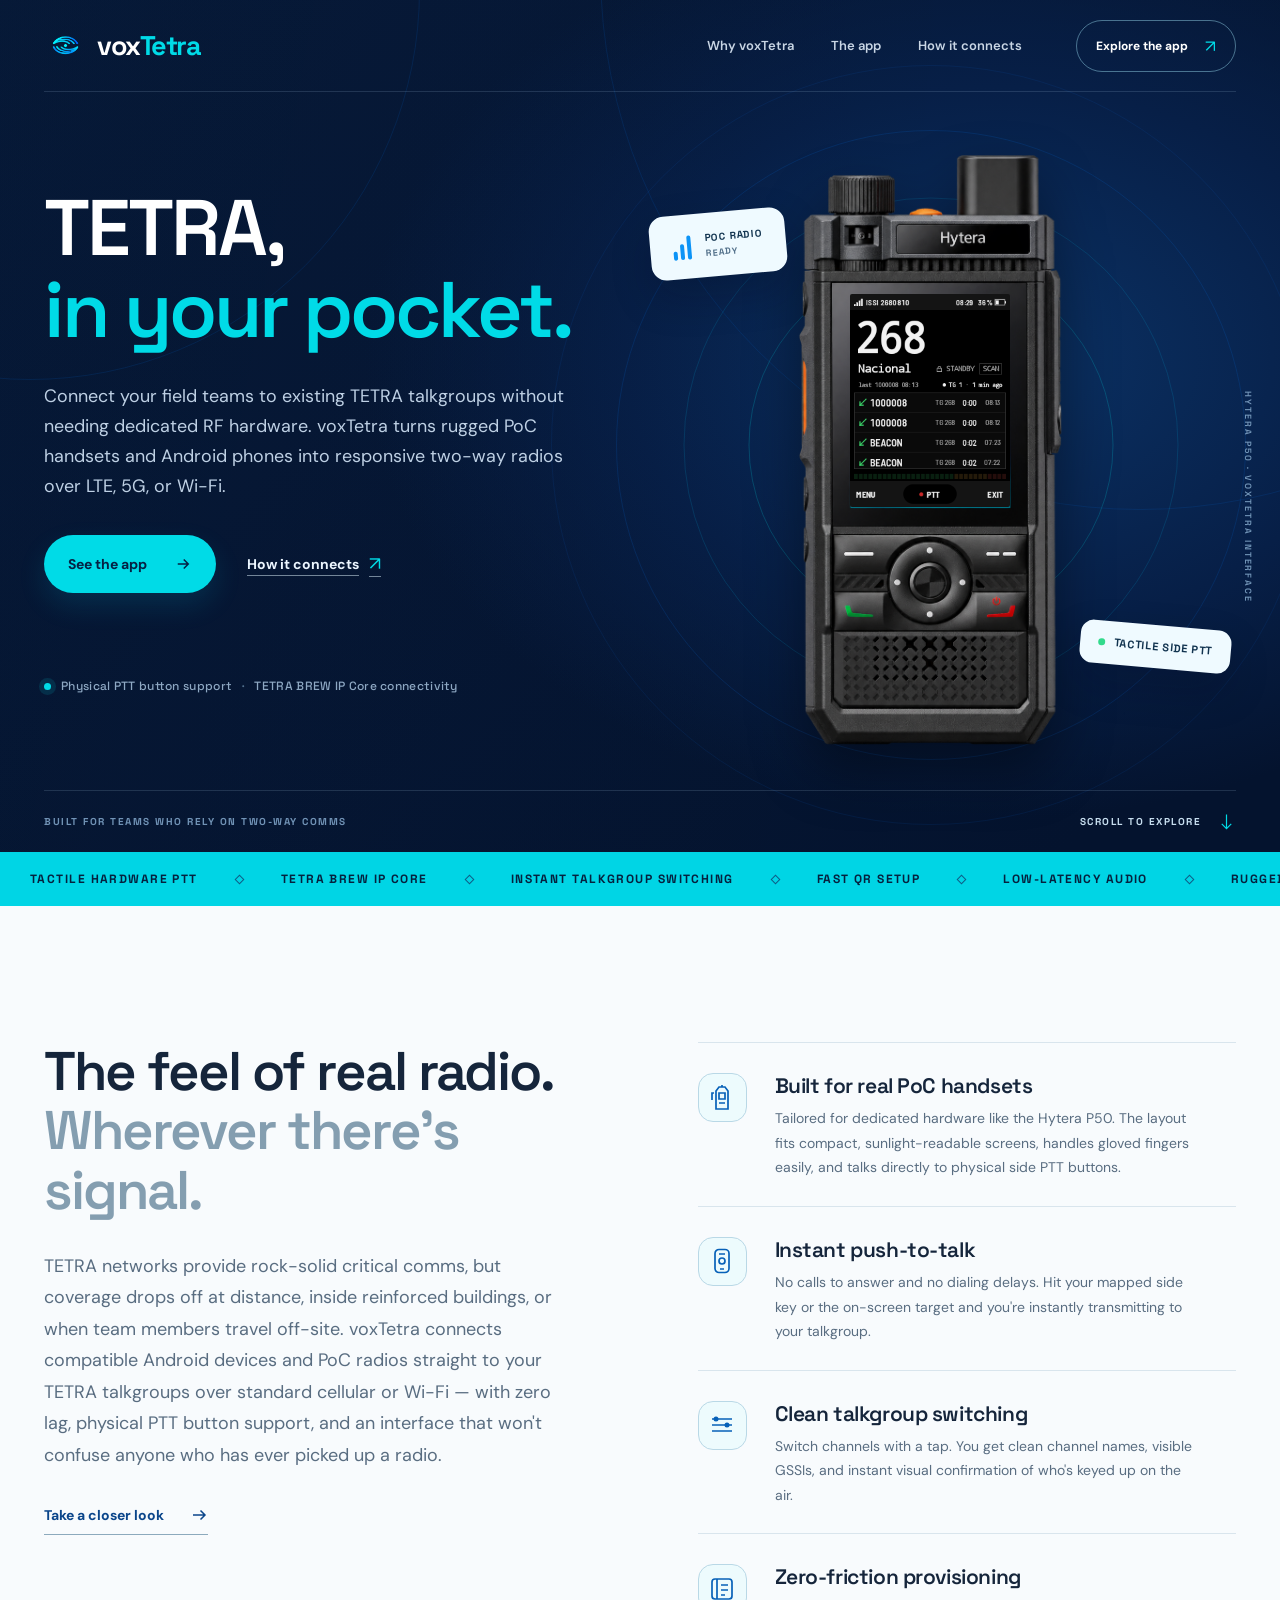
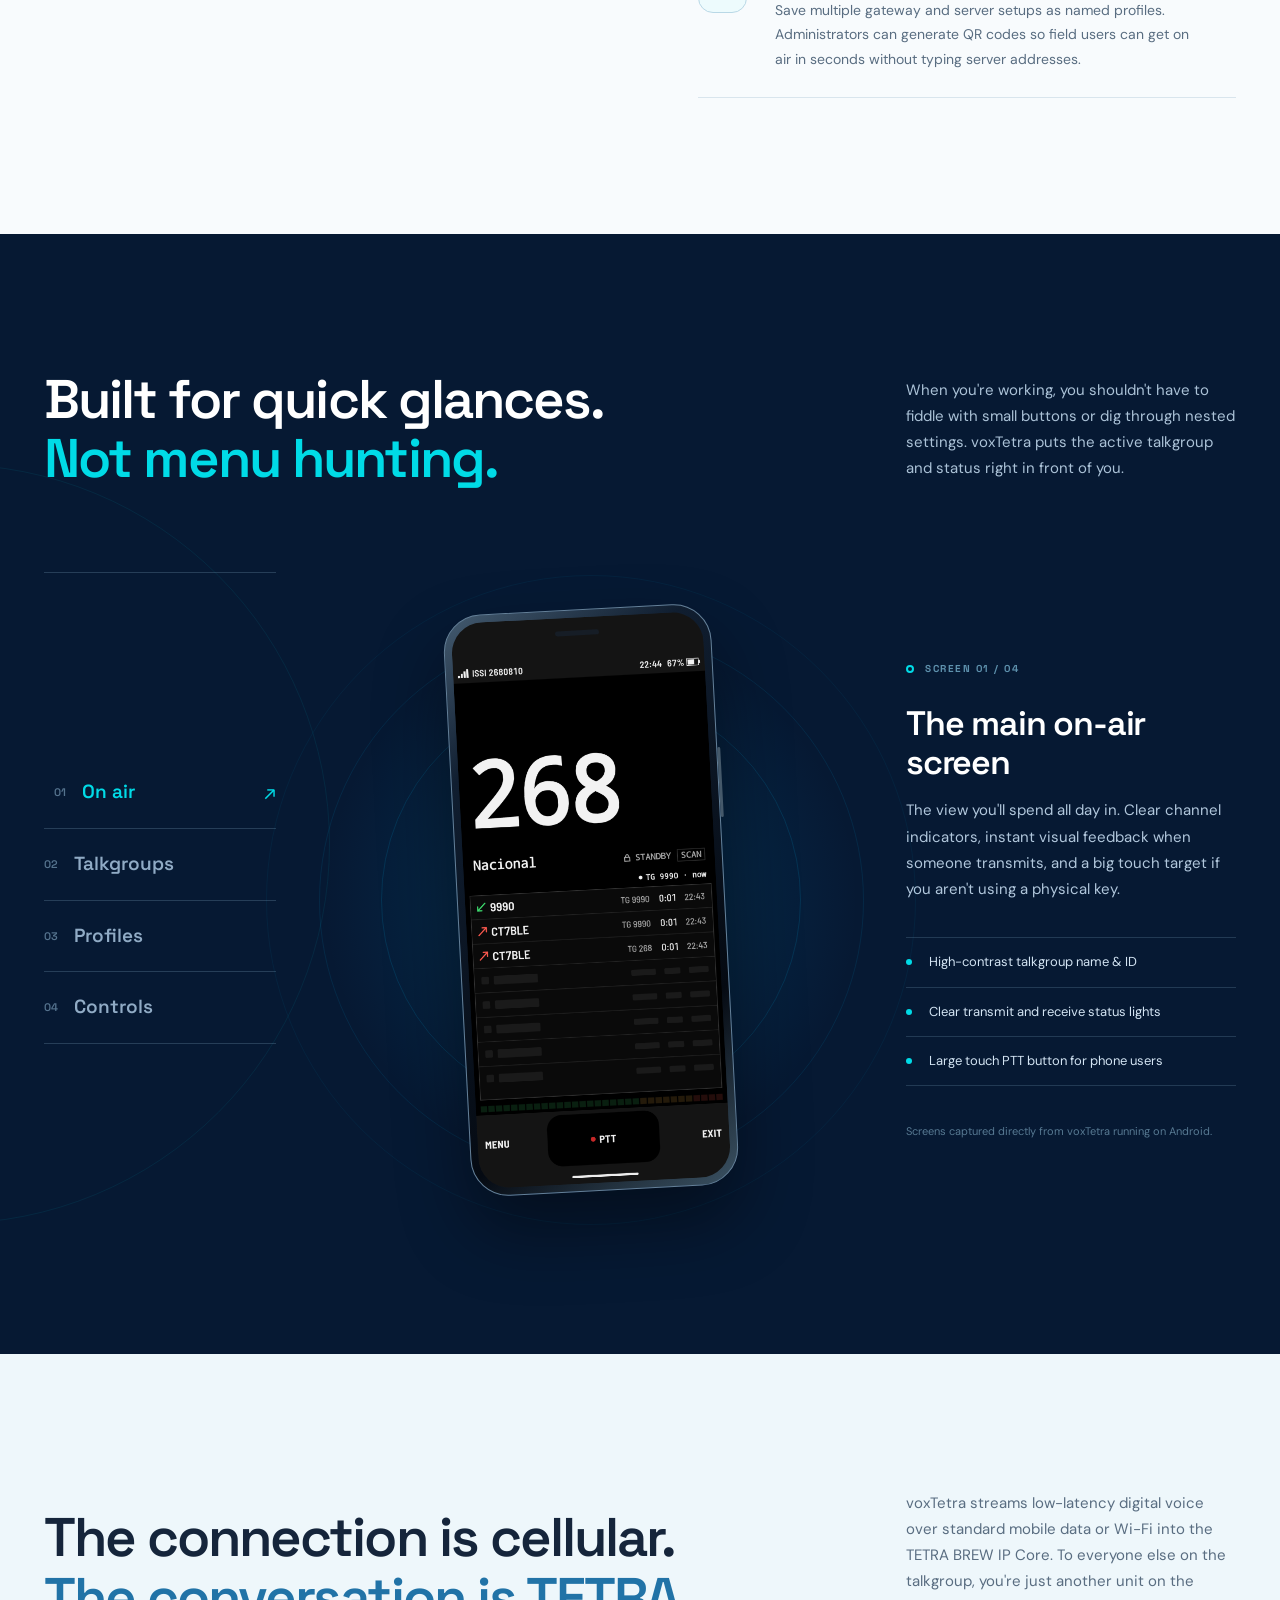
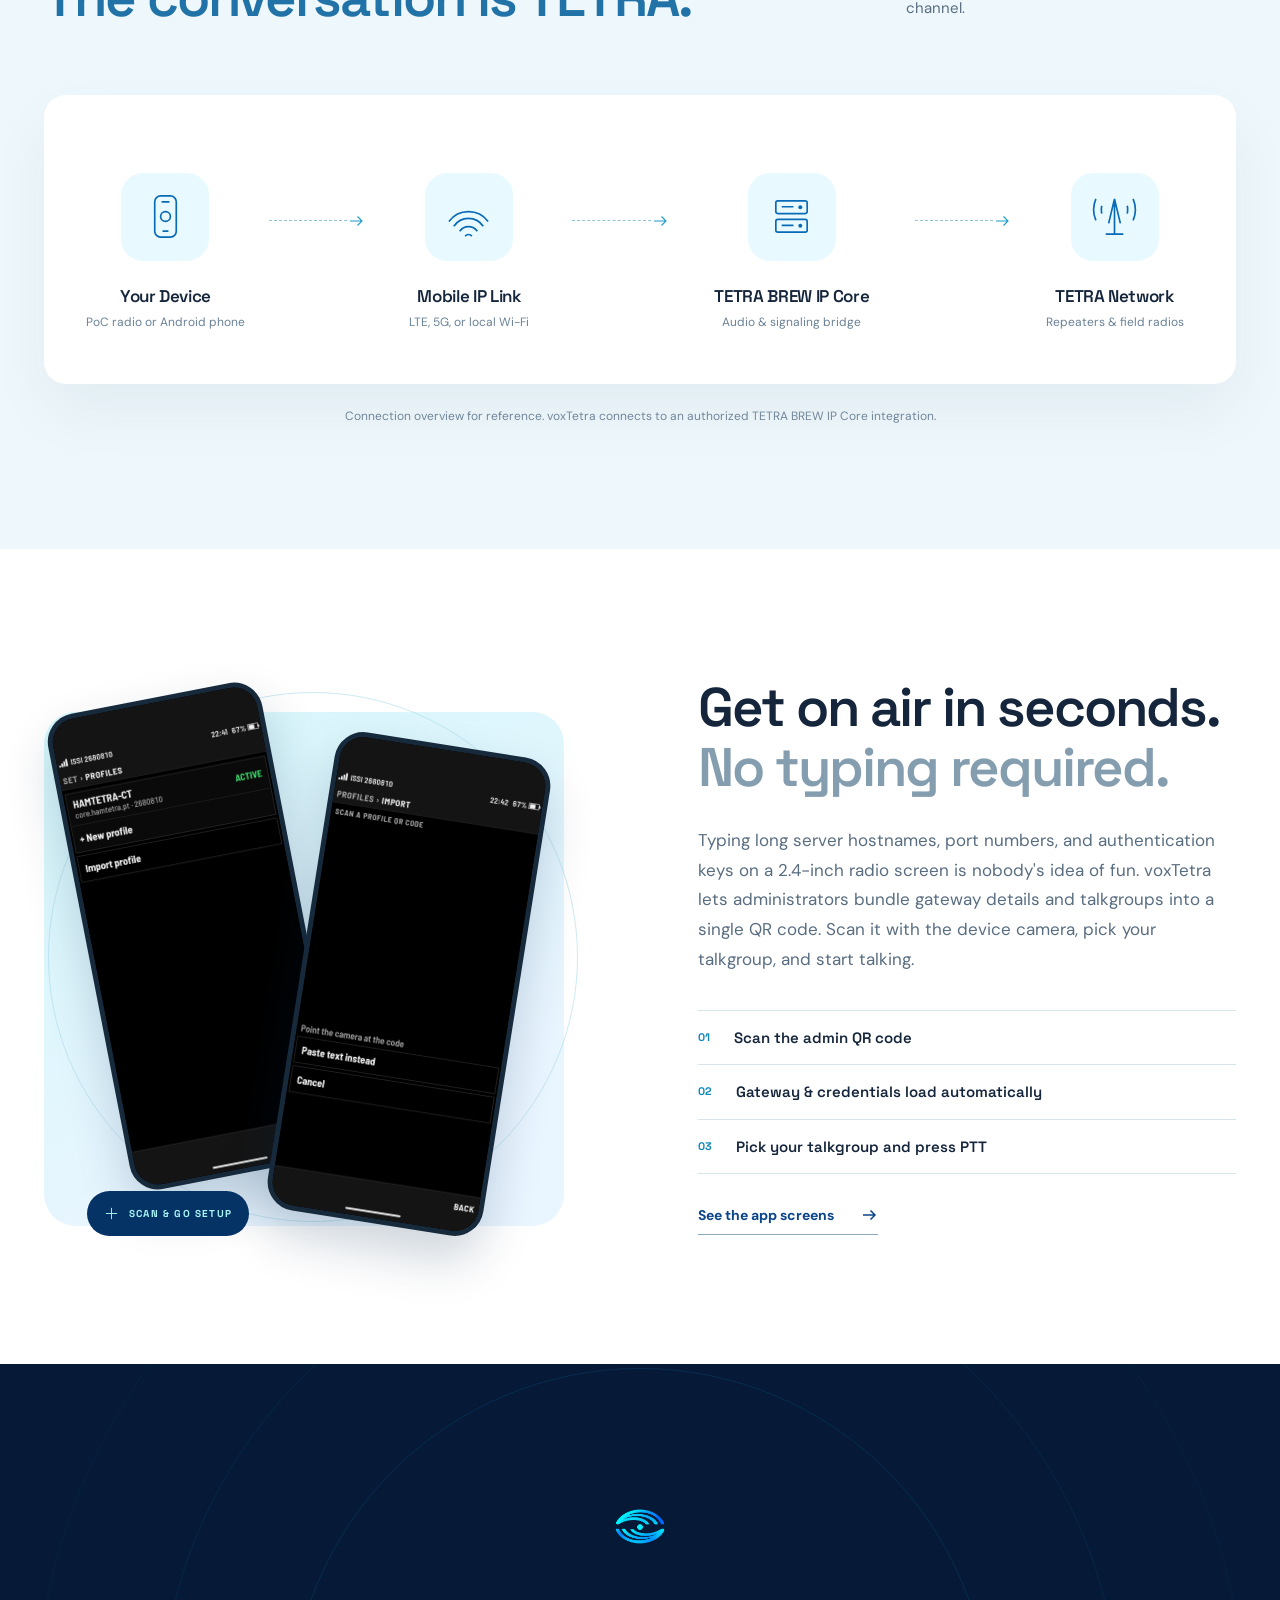
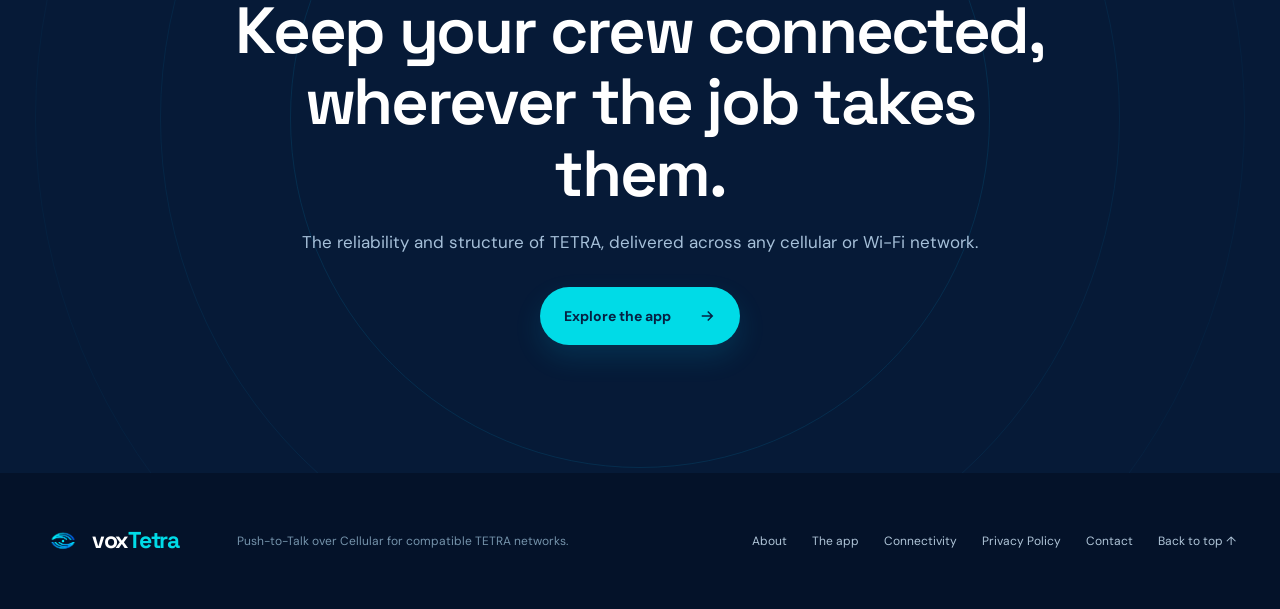
<file: index.html>
<!doctype html>
<html lang="en">
<head>
  <meta charset="UTF-8" />
  <meta name="viewport" content="width=device-width, initial-scale=1" />
  <meta name="theme-color" content="#061a38" />
  <meta name="description" content="voxTetra connects PoC radios and Android devices to compatible TETRA talkgroups over LTE and Wi-Fi. Real hardware PTT, fast QR setup, and low-latency voice." />
  <meta property="og:title" content="voxTetra — TETRA, in your pocket." />
  <meta property="og:description" content="Connect Android and PoC radios directly to compatible TETRA talkgroups over cellular data." />
  <meta property="og:image" content="assets/voxtetra-banner.png" />
  <link rel="icon" type="image/png" href="assets/voxtetra-icon.png" />
  <link rel="preconnect" href="https://fonts.googleapis.com" />
  <link rel="preconnect" href="https://fonts.gstatic.com" crossorigin />
  <link href="https://fonts.googleapis.com/css2?family=DM+Sans:wght@400;500;600;700&family=Space+Grotesk:wght@400;500;600;700&display=swap" rel="stylesheet" />
  <link rel="stylesheet" href="styles.css" />
  <title>voxTetra — TETRA, in your pocket.</title>
</head>
<body>
  <a class="skip-link" href="#main">Skip to content</a>
  <header class="site-header" id="top">
    <div class="shell nav-shell">
      <a class="brand" href="#top" aria-label="voxTetra home">
        <img src="assets/voxtetra-mark.png" alt="" width="45" height="45" />
        <span>vox<span>Tetra</span></span>
      </a>
      <nav class="desktop-nav" aria-label="Main navigation">
        <a href="#about">Why voxTetra</a>
        <a href="#interface">The app</a>
        <a href="#connect">How it connects</a>
      </nav>
      <a href="#interface" class="nav-action">Explore the app <span aria-hidden="true">↗</span></a>
      <button class="menu-toggle" type="button" aria-expanded="false" aria-controls="mobile-nav" aria-label="Open navigation">
        <span></span><span></span>
      </button>
    </div>
    <nav class="mobile-nav" id="mobile-nav" aria-label="Mobile navigation" hidden>
      <a href="#about">Why voxTetra</a>
      <a href="#interface">The app</a>
      <a href="#connect">How it connects</a>
      <a href="#interface">Explore the app <span aria-hidden="true">↗</span></a>
    </nav>
  </header>

  <main id="main">
    <section class="hero">
      <div class="hero-halo hero-halo-a" aria-hidden="true"></div>
      <div class="hero-halo hero-halo-b" aria-hidden="true"></div>
      <div class="shell hero-grid">
        <div class="hero-copy">
          <h1>TETRA,<br /><em>in your pocket.</em></h1>
          <p class="hero-lead">Connect your field teams to existing TETRA talkgroups without needing dedicated RF hardware. voxTetra turns rugged PoC handsets and Android phones into responsive two-way radios over LTE, 5G, or Wi-Fi.</p>
          <div class="hero-buttons">
            <a class="button button-primary" href="#interface">See the app <svg viewBox="0 0 24 24" fill="none" stroke="currentColor" stroke-width="2" aria-hidden="true"><path d="M5 12h14m-6-6 6 6-6 6" /></svg></a>
            <a class="text-link" href="#connect">How it connects <span aria-hidden="true">↗</span></a>
          </div>
          <div class="hero-footnote"><span class="tiny-pulse" aria-hidden="true"></span> Physical PTT button support <span class="dot-divider">·</span> TETRA BREW IP Core connectivity</div>
        </div>
        <div class="hero-stage" aria-label="Preview of the voxTetra interface on a PoC-style radio">
          <div class="signal-field" aria-hidden="true">
            <span class="signal-ring ring-one"></span>
            <span class="signal-ring ring-two"></span>
            <span class="signal-ring ring-three"></span>
            <span class="signal-ring ring-four"></span>
          </div>
          <div class="air-label air-label-top"><span class="air-symbol" aria-hidden="true"><i></i><i></i><i></i></span><span>POC RADIO<br /><strong>READY</strong></span></div>
          <div class="p50-product-frame" role="img" aria-label="Hytera P50 PoC radio hardware with the supplied voxTetra on-air screenshot displayed on its screen">
            <div class="p50-photo-canvas" aria-hidden="true">
              <img class="p50-body-photo" src="assets/hytera-p50-cutout.png" alt="" width="1149" height="1369" />
              <img class="p50-vox-screen" src="assets/app-p50.png" alt="" width="240" height="320" />
            </div>
          </div>
          <div class="air-label air-label-bottom"><span class="air-dot"></span><span>TACTILE SIDE PTT</span></div>
          <div class="stage-side-note">Hytera P50 · voxTetra interface</div>
        </div>
      </div>
      <div class="shell hero-bottom">
        <span>BUILT FOR TEAMS WHO RELY ON TWO-WAY COMMS</span>
        <a href="#about" aria-label="Scroll to discover voxTetra"><span>SCROLL TO EXPLORE</span><svg viewBox="0 0 24 24" fill="none" stroke="currentColor" stroke-width="1.5" aria-hidden="true"><path d="M12 3v18m-6-6 6 6 6-6"/></svg></a>
      </div>
    </section>

    <section class="signal-strip" aria-label="Key voxTetra capabilities">
      <div class="strip-track">
        <span>TACTILE HARDWARE PTT</span><i></i><span>TETRA BREW IP CORE</span><i></i><span>INSTANT TALKGROUP SWITCHING</span><i></i><span>FAST QR SETUP</span><i></i><span>LOW-LATENCY AUDIO</span><i></i><span>RUGGED POC RADIOS &amp; ANDROID</span><i></i><span>TACTILE HARDWARE PTT</span><i></i><span>TETRA BREW IP CORE</span>
      </div>
    </section>

    <section class="section about" id="about">
      <div class="shell about-grid">
        <div class="section-intro">
          <h2>The feel of real radio.<br /><span>Wherever there's signal.</span></h2>
          <p>TETRA networks provide rock-solid critical comms, but coverage drops off at distance, inside reinforced buildings, or when team members travel off-site. voxTetra connects compatible Android devices and PoC radios straight to your TETRA talkgroups over standard cellular or Wi-Fi — with zero lag, physical PTT button support, and an interface that won't confuse anyone who has ever picked up a radio.</p>
          <a class="inline-arrow" href="#interface">Take a closer look <svg viewBox="0 0 24 24" fill="none" stroke="currentColor" stroke-width="2" aria-hidden="true"><path d="M4 12h16m-6-6 6 6-6 6" /></svg></a>
        </div>
        <div class="capability-list">
          <div class="capability-item">
            <div class="capability-icon"><svg viewBox="0 0 28 28" fill="none" stroke="currentColor" stroke-width="1.7" aria-hidden="true"><path d="M11 3h6l3 4v18H8V7l3-4Z"/><path d="M11 9h6v6h-6zM11 19h6M6 9H4v7M14 3v-2"/></svg></div>
            <div><h3>Built for real PoC handsets</h3><p>Tailored for dedicated hardware like the Hytera P50. The layout fits compact, sunlight-readable screens, handles gloved fingers easily, and talks directly to physical side PTT buttons.</p></div>
          </div>
          <div class="capability-item">
            <div class="capability-icon"><svg viewBox="0 0 28 28" fill="none" stroke="currentColor" stroke-width="1.7" aria-hidden="true"><rect x="7" y="2.5" width="14" height="23" rx="4"/><path d="M12 22h4M11 7h6"/><circle cx="14" cy="14" r="3"/></svg></div>
            <div><h3>Instant push-to-talk</h3><p>No calls to answer and no dialing delays. Hit your mapped side key or the on-screen target and you're instantly transmitting to your talkgroup.</p></div>
          </div>
          <div class="capability-item">
            <div class="capability-icon"><svg viewBox="0 0 28 28" fill="none" stroke="currentColor" stroke-width="1.7" aria-hidden="true"><path d="M4 8h20M4 14h20M4 20h20"/><circle cx="8" cy="8" r="2.5" fill="currentColor" stroke="none"/><circle cx="19" cy="14" r="2.5" fill="currentColor" stroke="none"/></svg></div>
            <div><h3>Clean talkgroup switching</h3><p>Switch channels with a tap. You get clean channel names, visible GSSIs, and instant visual confirmation of who's keyed up on the air.</p></div>
          </div>
          <div class="capability-item">
            <div class="capability-icon"><svg viewBox="0 0 28 28" fill="none" stroke="currentColor" stroke-width="1.7" aria-hidden="true"><rect x="4" y="4" width="20" height="20" rx="3"/><path d="M9 4v20M13 10h7M13 15h7M13 20h4"/></svg></div>
            <div><h3>Zero-friction provisioning</h3><p>Save multiple gateway and server setups as named profiles. Administrators can generate QR codes so field users can get on air in seconds without typing server addresses.</p></div>
          </div>
        </div>
      </div>
    </section>

    <section class="section interface-section" id="interface">
      <div class="shell interface-head">
        <h2>Built for quick glances.<br /><span>Not menu hunting.</span></h2>
        <p>When you're working, you shouldn't have to fiddle with small buttons or dig through nested settings. voxTetra puts the active talkgroup and status right in front of you.</p>
      </div>
      <div class="shell interface-body">
        <div class="interface-tabs" role="tablist" aria-label="Explore voxTetra screens">
          <button type="button" role="tab" id="tab-onair" aria-controls="panel-onair" aria-selected="true" tabindex="0" data-screen="onair"><span class="tab-index">01</span> On air <span class="tab-arrow" aria-hidden="true">↗</span></button>
          <button type="button" role="tab" id="tab-groups" aria-controls="panel-groups" aria-selected="false" tabindex="-1" data-screen="groups"><span class="tab-index">02</span> Talkgroups <span class="tab-arrow" aria-hidden="true">↗</span></button>
          <button type="button" role="tab" id="tab-profiles" aria-controls="panel-profiles" aria-selected="false" tabindex="-1" data-screen="profiles"><span class="tab-index">03</span> Profiles <span class="tab-arrow" aria-hidden="true">↗</span></button>
          <button type="button" role="tab" id="tab-controls" aria-controls="panel-controls" aria-selected="false" tabindex="-1" data-screen="controls"><span class="tab-index">04</span> Controls <span class="tab-arrow" aria-hidden="true">↗</span></button>
        </div>
        <div class="interface-preview">
          <div class="preview-backdrop" aria-hidden="true"><span></span><span></span><span></span></div>
          <div class="phone phone-preview"><div class="phone-screen"><img id="preview-image" src="assets/app-main.png" alt="The voxTetra on-air radio screen" /></div></div>
        </div>
        <div class="interface-description" aria-live="polite">
          <div class="screen-status"><span class="status-dot"></span><span id="screen-number">SCREEN 01 / 04</span></div>
          <div class="screen-panel" id="panel-onair" role="tabpanel" aria-labelledby="tab-onair">
            <h3>The main on-air screen</h3><p>The view you'll spend all day in. Clear channel indicators, instant visual feedback when someone transmits, and a big touch target if you aren't using a physical key.</p>
            <ul><li>High-contrast talkgroup name &amp; ID</li><li>Clear transmit and receive status lights</li><li>Large touch PTT button for phone users</li></ul>
          </div>
          <div class="screen-panel" id="panel-groups" role="tabpanel" aria-labelledby="tab-groups" hidden>
            <h3>Organized talkgroups</h3><p>Quickly switch between your operational channels. See your active talkgroup highlighted, check assigned GSSIs, and keep your teams separated.</p>
            <ul><li>Full list of authorized talkgroups</li><li>Instant channel switching with audio confirmation</li><li>Searchable group list for busy networks</li></ul>
          </div>
          <div class="screen-panel" id="panel-profiles" role="tabpanel" aria-labelledby="tab-profiles" hidden>
            <h3>Multi-network profiles</h3><p>Move between different TETRA gateways or operating sites without retyping connection parameters. Switch with a single tap or load new configs instantly.</p>
            <ul><li>Stored gateway addresses and credentials</li><li>Quick switching between networks</li><li>QR import for zero-typing setup</li></ul>
          </div>
          <div class="screen-panel" id="panel-controls" role="tabpanel" aria-labelledby="tab-controls" hidden>
            <h3>Hardware keys &amp; audio behavior</h3><p>Map the PTT key to your device's dedicated side button or volume rocker. Customize call-grant tones, audio routing, and keep the app active in the background.</p>
            <ul><li>Hardware PTT keycode mapping</li><li>Toggle or press-to-talk modes</li><li>Audio chimes, talk-permit tones, and background service</li></ul>
          </div>
          <span class="preview-disclaimer">Screens captured directly from voxTetra running on Android.</span>
        </div>
      </div>
    </section>

    <section class="section network-section" id="connect">
      <div class="shell network-top">
        <h2>The connection is cellular.<br /><span>The conversation is TETRA.</span></h2>
        <p>voxTetra streams low-latency digital voice over standard mobile data or Wi-Fi into the TETRA BREW IP Core. To everyone else on the talkgroup, you're just another unit on the channel.</p>
      </div>
      <div class="shell network-flow" aria-label="Illustration of the connection path">
        <div class="flow-node"><div class="flow-icon"><svg viewBox="0 0 48 48" fill="none" stroke="currentColor" stroke-width="1.7" aria-hidden="true"><rect x="13" y="3" width="22" height="42" rx="6"/><path d="M20 9h8M21 39h6"/><circle cx="24" cy="24" r="5"/></svg></div><strong>Your Device</strong><span>PoC radio or Android phone</span></div>
        <div class="flow-connector"><span></span><svg viewBox="0 0 24 24" fill="none" stroke="currentColor" stroke-width="1.5" aria-hidden="true"><path d="M4 12h16m-6-6 6 6-6 6" /></svg></div>
        <div class="flow-node"><div class="flow-icon"><svg viewBox="0 0 48 48" fill="none" stroke="currentColor" stroke-width="1.7" aria-hidden="true"><path d="M9 34a18 18 0 0 1 30 0M15 39a11 11 0 0 1 18 0M20.5 44a5 5 0 0 1 7 0M4 29a25 25 0 0 1 40 0"/></svg></div><strong>Mobile IP Link</strong><span>LTE, 5G, or local Wi-Fi</span></div>
        <div class="flow-connector"><span></span><svg viewBox="0 0 24 24" fill="none" stroke="currentColor" stroke-width="1.5" aria-hidden="true"><path d="M4 12h16m-6-6 6 6-6 6" /></svg></div>
        <div class="flow-node"><div class="flow-icon"><svg viewBox="0 0 48 48" fill="none" stroke="currentColor" stroke-width="1.7" aria-hidden="true"><rect x="8" y="8" width="32" height="13" rx="2"/><rect x="8" y="27" width="32" height="13" rx="2"/><path d="M14 14h12M14 33h12"/><circle cx="33" cy="14.5" r="2" fill="currentColor" stroke="none"/><circle cx="33" cy="33.5" r="2" fill="currentColor" stroke="none"/></svg></div><strong>TETRA BREW IP Core</strong><span>Audio &amp; signaling bridge</span></div>
        <div class="flow-connector"><span></span><svg viewBox="0 0 24 24" fill="none" stroke="currentColor" stroke-width="1.5" aria-hidden="true"><path d="M4 12h16m-6-6 6 6-6 6" /></svg></div>
        <div class="flow-node"><div class="flow-icon"><svg viewBox="0 0 48 48" fill="none" stroke="currentColor" stroke-width="1.7" aria-hidden="true"><path d="M24 6v36M15 42h18M18 31l6-25 6 25M11 21a19 19 0 0 1 0-8M37 13a19 19 0 0 1 0 8M5 28a28 28 0 0 1 0-22M43 6a28 28 0 0 1 0 22"/></svg></div><strong>TETRA Network</strong><span>Repeaters &amp; field radios</span></div>
      </div>
      <p class="shell network-note">Connection overview for reference. voxTetra connects to an authorized TETRA BREW IP Core integration.</p>
    </section>

    <section class="section setup-section">
      <div class="shell setup-grid">
        <div class="setup-art">
          <div class="setup-orbit" aria-hidden="true"></div>
          <div class="setup-screenshot setup-screen-back"><img src="assets/app-profiles.png" alt="voxTetra profile management screen" loading="lazy" /></div>
          <div class="setup-screenshot setup-screen-front"><img src="assets/app-import.png" alt="voxTetra profile import screen with QR scanning option" loading="lazy" /></div>
          <div class="setup-annotation"><svg viewBox="0 0 24 24" fill="none" stroke="currentColor" stroke-width="1.5" aria-hidden="true"><path d="M12 3v18M3 12h18" /></svg> SCAN &amp; GO SETUP</div>
        </div>
        <div class="setup-copy">
          <h2>Get on air in seconds.<br /><span>No typing required.</span></h2>
          <p>Typing long server hostnames, port numbers, and authentication keys on a 2.4-inch radio screen is nobody's idea of fun. voxTetra lets administrators bundle gateway details and talkgroups into a single QR code. Scan it with the device camera, pick your talkgroup, and start talking.</p>
          <div class="setup-points"><div><span>01</span><strong>Scan the admin QR code</strong></div><div><span>02</span><strong>Gateway &amp; credentials load automatically</strong></div><div><span>03</span><strong>Pick your talkgroup and press PTT</strong></div></div>
          <a href="#interface" class="inline-arrow">See the app screens <svg viewBox="0 0 24 24" fill="none" stroke="currentColor" stroke-width="2" aria-hidden="true"><path d="M4 12h16m-6-6 6 6-6 6" /></svg></a>
        </div>
      </div>
    </section>

    <section class="closing-section">
      <div class="closing-rings" aria-hidden="true"><span></span><span></span><span></span></div>
      <div class="shell closing-inner">
        <img src="assets/voxtetra-mark.png" alt="" width="82" height="82" loading="lazy" />
        <h2>Keep your crew connected,<br />wherever the job takes them.</h2>
        <p>The reliability and structure of TETRA, delivered across any cellular or Wi-Fi network.</p>
        <a class="button button-primary" href="#interface">Explore the app <svg viewBox="0 0 24 24" fill="none" stroke="currentColor" stroke-width="2" aria-hidden="true"><path d="M5 12h14m-6-6 6 6-6 6" /></svg></a>
      </div>
    </section>
  </main>

  <footer class="site-footer">
    <div class="shell footer-grid">
      <a class="brand footer-brand" href="#top"><img src="assets/voxtetra-mark.png" alt="" width="39" height="39" /><span>vox<span>Tetra</span></span></a>
      <p>Push-to-Talk over Cellular for compatible TETRA networks.</p>
      <div class="footer-links"><a href="#about">About</a><a href="#interface">The app</a><a href="#connect">Connectivity</a><a href="privacy.html">Privacy Policy</a><a href="mailto:apps@jcalado.com">Contact</a><a href="#top">Back to top ↑</a></div>
    </div>
  </footer>
  <script src="script.js" defer></script>
</body>
</html>
</file>
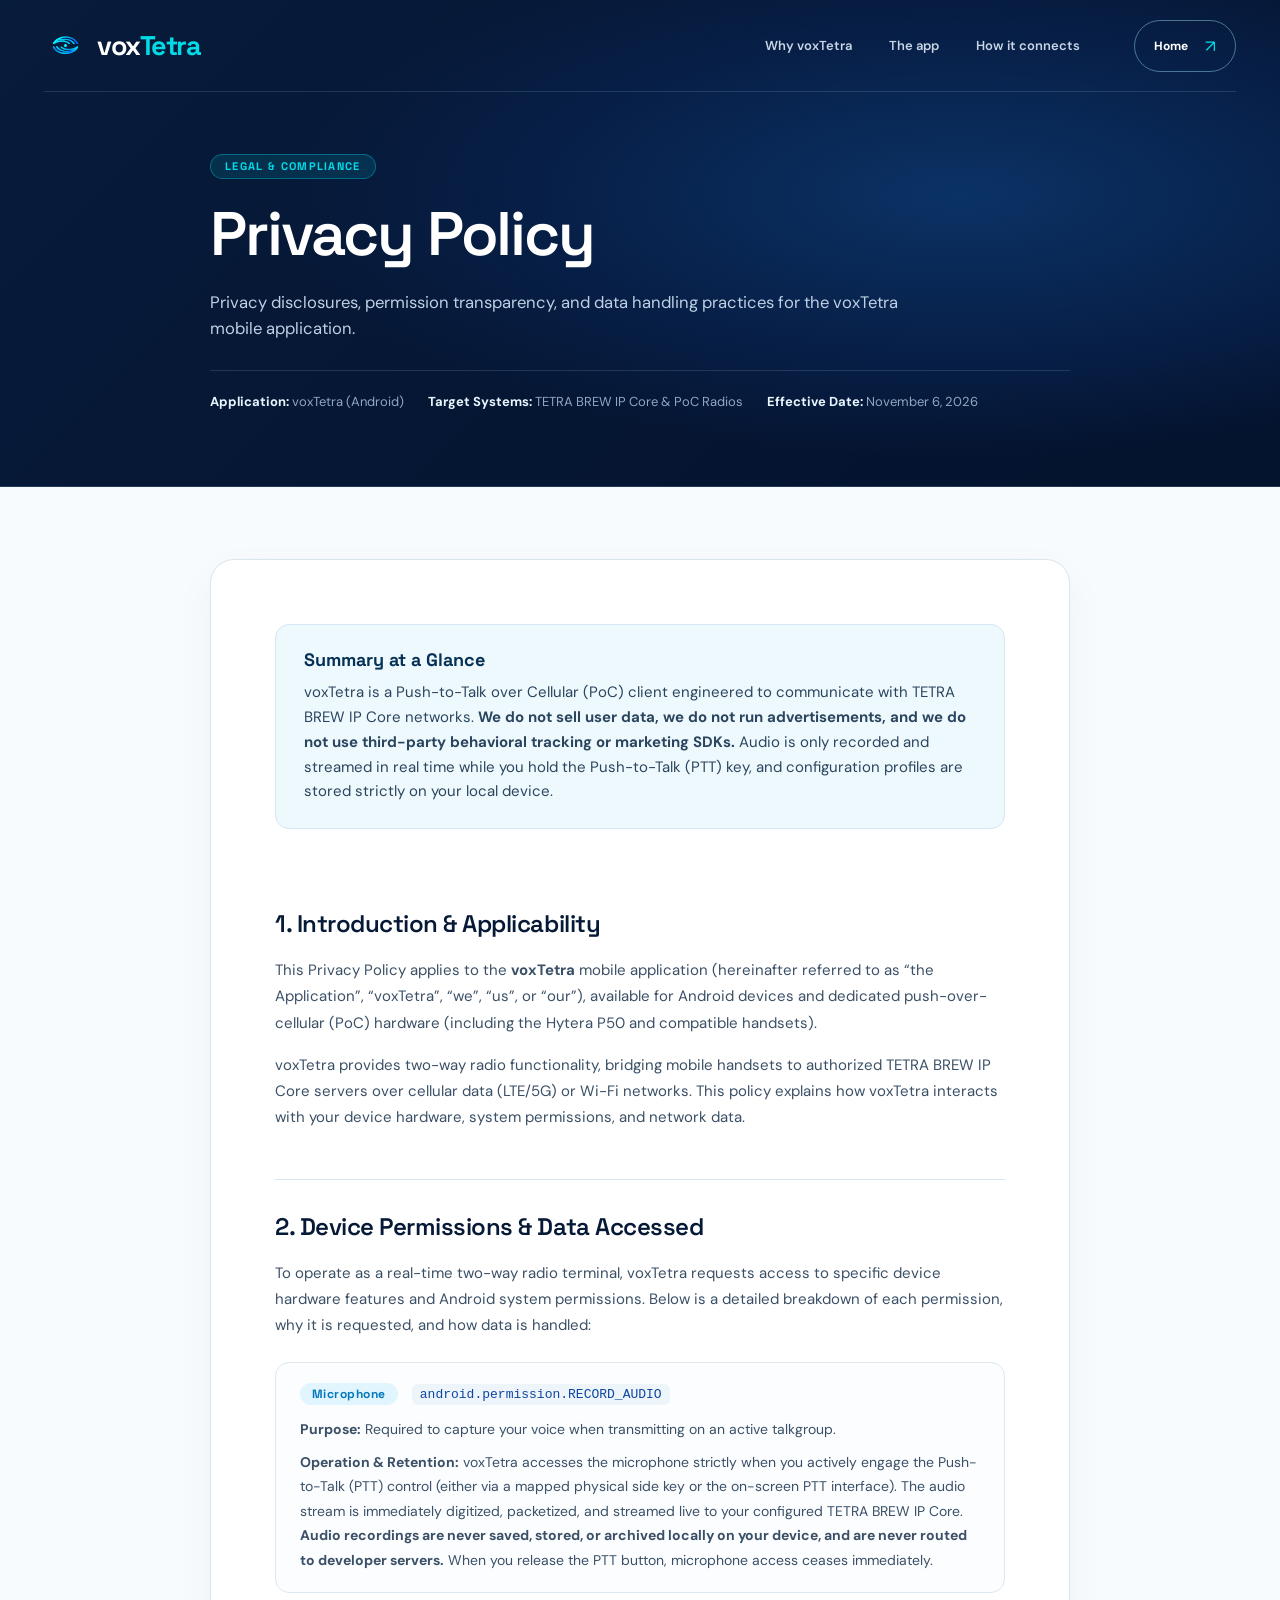
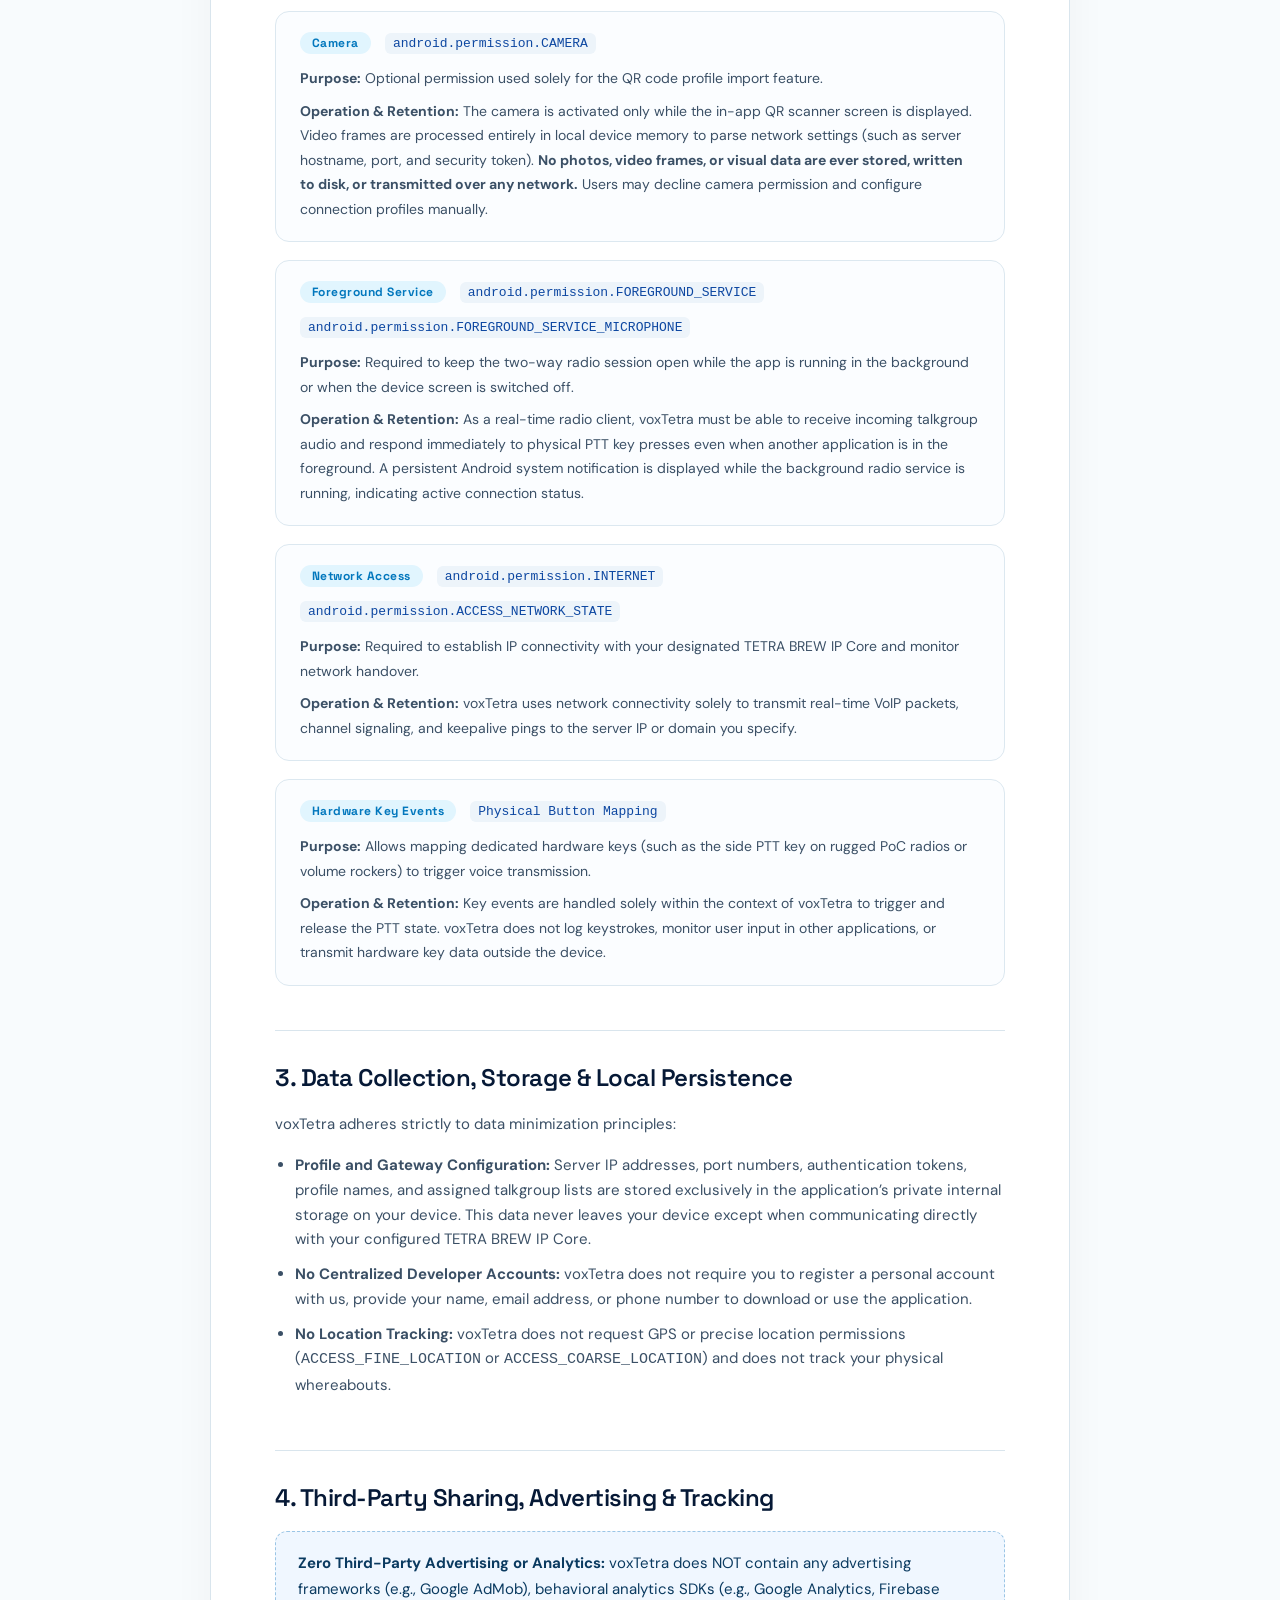
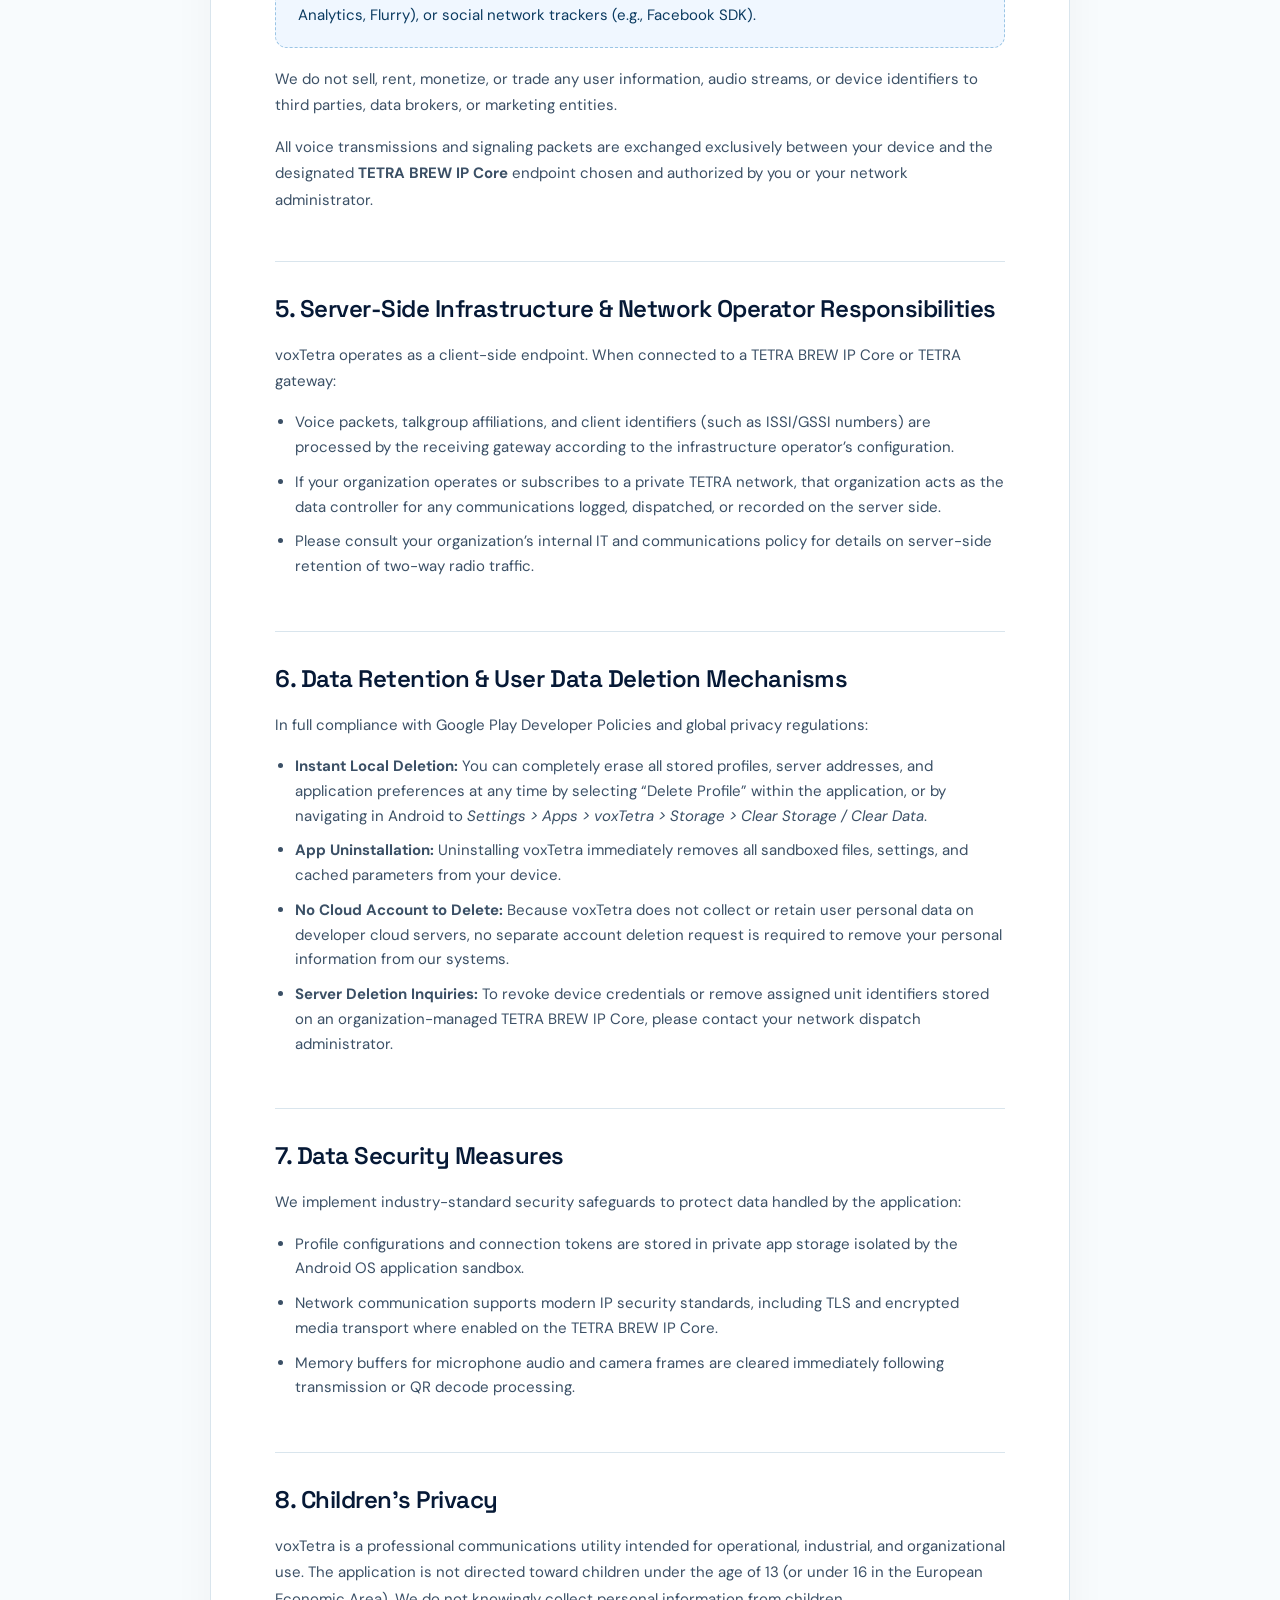
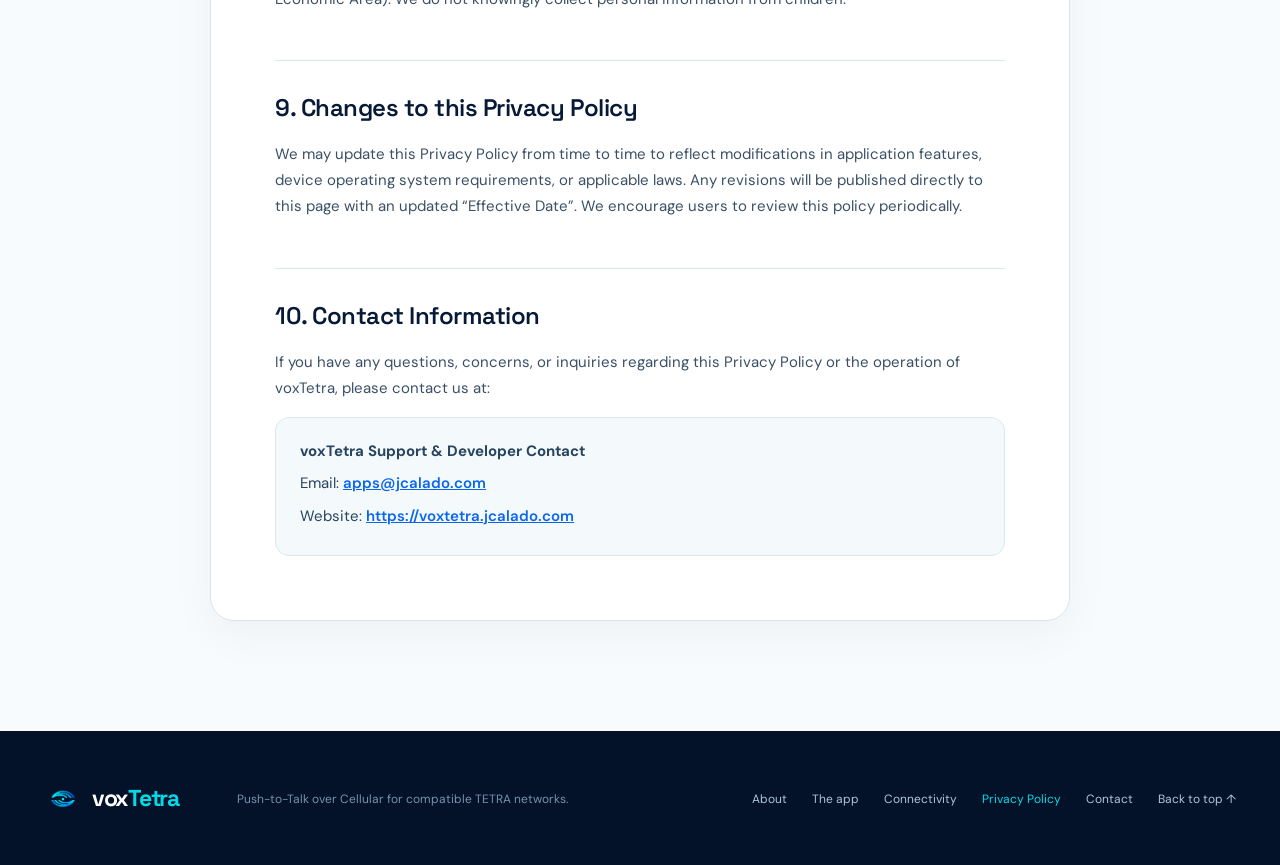
<file: privacy.html>
<!doctype html>
<html lang="en">
<head>
  <meta charset="UTF-8" />
  <meta name="viewport" content="width=device-width, initial-scale=1" />
  <meta name="theme-color" content="#061a38" />
  <meta name="description" content="Privacy Policy for voxTetra — detailed disclosure of audio recording permissions, camera usage, local profile storage, and data handling." />
  <meta property="og:title" content="voxTetra — Privacy Policy" />
  <meta property="og:description" content="Privacy Policy and permission disclosures for the voxTetra push-to-talk application." />
  <meta property="og:image" content="assets/voxtetra-banner.png" />
  <link rel="icon" type="image/png" href="assets/voxtetra-icon.png" />
  <link rel="preconnect" href="https://fonts.googleapis.com" />
  <link rel="preconnect" href="https://fonts.gstatic.com" crossorigin />
  <link href="https://fonts.googleapis.com/css2?family=DM+Sans:wght@400;500;600;700&family=Space+Grotesk:wght@400;500;600;700&display=swap" rel="stylesheet" />
  <link rel="stylesheet" href="styles.css" />
  <title>Privacy Policy — voxTetra</title>
</head>
<body>
  <a class="skip-link" href="#main">Skip to content</a>
  <header class="site-header" id="top">
    <div class="shell nav-shell">
      <a class="brand" href="index.html#top" aria-label="voxTetra home">
        <img src="assets/voxtetra-mark.png" alt="" width="45" height="45" />
        <span>vox<span>Tetra</span></span>
      </a>
      <nav class="desktop-nav" aria-label="Main navigation">
        <a href="index.html#about">Why voxTetra</a>
        <a href="index.html#interface">The app</a>
        <a href="index.html#connect">How it connects</a>
      </nav>
      <a href="index.html" class="nav-action">Home <span aria-hidden="true">↗</span></a>
      <button class="menu-toggle" type="button" aria-expanded="false" aria-controls="mobile-nav" aria-label="Open navigation">
        <span></span><span></span>
      </button>
    </div>
    <nav class="mobile-nav" id="mobile-nav" aria-label="Mobile navigation" hidden>
      <a href="index.html#about">Why voxTetra</a>
      <a href="index.html#interface">The app</a>
      <a href="index.html#connect">How it connects</a>
      <a href="index.html">Home <span aria-hidden="true">↗</span></a>
    </nav>
  </header>

  <section class="policy-hero">
    <div class="hero-halo hero-halo-a" aria-hidden="true"></div>
    <div class="hero-halo hero-halo-b" aria-hidden="true"></div>
    <div class="shell policy-hero-inner">
      <span class="policy-pill">LEGAL &amp; COMPLIANCE</span>
      <h1>Privacy Policy</h1>
      <p class="policy-hero-lead">Privacy disclosures, permission transparency, and data handling practices for the voxTetra mobile application.</p>
      <div class="policy-meta-row">
        <span class="policy-meta-tag"><strong>Application:</strong> voxTetra (Android)</span>
        <span class="policy-meta-tag"><strong>Target Systems:</strong> TETRA BREW IP Core &amp; PoC Radios</span>
        <span class="policy-meta-tag"><strong>Effective Date:</strong> November 6, 2026</span>
      </div>
    </div>
  </section>

  <main id="main" class="policy-main">
    <div class="shell policy-layout">
      <article class="policy-card">
        <div class="policy-summary-callout">
          <h3>Summary at a Glance</h3>
          <p>voxTetra is a Push-to-Talk over Cellular (PoC) client engineered to communicate with TETRA BREW IP Core networks. <strong>We do not sell user data, we do not run advertisements, and we do not use third-party behavioral tracking or marketing SDKs.</strong> Audio is only recorded and streamed in real time while you hold the Push-to-Talk (PTT) key, and configuration profiles are stored strictly on your local device.</p>
        </div>

        <section class="policy-section">
          <h2>1. Introduction &amp; Applicability</h2>
          <p>This Privacy Policy applies to the <strong>voxTetra</strong> mobile application (hereinafter referred to as &ldquo;the Application&rdquo;, &ldquo;voxTetra&rdquo;, &ldquo;we&rdquo;, &ldquo;us&rdquo;, or &ldquo;our&rdquo;), available for Android devices and dedicated push-over-cellular (PoC) hardware (including the Hytera P50 and compatible handsets).</p>
          <p>voxTetra provides two-way radio functionality, bridging mobile handsets to authorized TETRA BREW IP Core servers over cellular data (LTE/5G) or Wi-Fi networks. This policy explains how voxTetra interacts with your device hardware, system permissions, and network data.</p>
        </section>

        <section class="policy-section">
          <h2>2. Device Permissions &amp; Data Accessed</h2>
          <p>To operate as a real-time two-way radio terminal, voxTetra requests access to specific device hardware features and Android system permissions. Below is a detailed breakdown of each permission, why it is requested, and how data is handled:</p>

          <div class="perm-grid">
            <div class="perm-box">
              <div class="perm-header">
                <span class="perm-badge">Microphone</span>
                <code>android.permission.RECORD_AUDIO</code>
              </div>
              <p><strong>Purpose:</strong> Required to capture your voice when transmitting on an active talkgroup.</p>
              <p><strong>Operation &amp; Retention:</strong> voxTetra accesses the microphone strictly when you actively engage the Push-to-Talk (PTT) control (either via a mapped physical side key or the on-screen PTT interface). The audio stream is immediately digitized, packetized, and streamed live to your configured TETRA BREW IP Core. <strong>Audio recordings are never saved, stored, or archived locally on your device, and are never routed to developer servers.</strong> When you release the PTT button, microphone access ceases immediately.</p>
            </div>

            <div class="perm-box">
              <div class="perm-header">
                <span class="perm-badge">Camera</span>
                <code>android.permission.CAMERA</code>
              </div>
              <p><strong>Purpose:</strong> Optional permission used solely for the QR code profile import feature.</p>
              <p><strong>Operation &amp; Retention:</strong> The camera is activated only while the in-app QR scanner screen is displayed. Video frames are processed entirely in local device memory to parse network settings (such as server hostname, port, and security token). <strong>No photos, video frames, or visual data are ever stored, written to disk, or transmitted over any network.</strong> Users may decline camera permission and configure connection profiles manually.</p>
            </div>

            <div class="perm-box">
              <div class="perm-header">
                <span class="perm-badge">Foreground Service</span>
                <code>android.permission.FOREGROUND_SERVICE</code><br />
                <code>android.permission.FOREGROUND_SERVICE_MICROPHONE</code>
              </div>
              <p><strong>Purpose:</strong> Required to keep the two-way radio session open while the app is running in the background or when the device screen is switched off.</p>
              <p><strong>Operation &amp; Retention:</strong> As a real-time radio client, voxTetra must be able to receive incoming talkgroup audio and respond immediately to physical PTT key presses even when another application is in the foreground. A persistent Android system notification is displayed while the background radio service is running, indicating active connection status.</p>
            </div>

            <div class="perm-box">
              <div class="perm-header">
                <span class="perm-badge">Network Access</span>
                <code>android.permission.INTERNET</code><br />
                <code>android.permission.ACCESS_NETWORK_STATE</code>
              </div>
              <p><strong>Purpose:</strong> Required to establish IP connectivity with your designated TETRA BREW IP Core and monitor network handover.</p>
              <p><strong>Operation &amp; Retention:</strong> voxTetra uses network connectivity solely to transmit real-time VoIP packets, channel signaling, and keepalive pings to the server IP or domain you specify.</p>
            </div>

            <div class="perm-box">
              <div class="perm-header">
                <span class="perm-badge">Hardware Key Events</span>
                <code>Physical Button Mapping</code>
              </div>
              <p><strong>Purpose:</strong> Allows mapping dedicated hardware keys (such as the side PTT key on rugged PoC radios or volume rockers) to trigger voice transmission.</p>
              <p><strong>Operation &amp; Retention:</strong> Key events are handled solely within the context of voxTetra to trigger and release the PTT state. voxTetra does not log keystrokes, monitor user input in other applications, or transmit hardware key data outside the device.</p>
            </div>
          </div>
        </section>

        <section class="policy-section">
          <h2>3. Data Collection, Storage &amp; Local Persistence</h2>
          <p>voxTetra adheres strictly to data minimization principles:</p>
          <ul>
            <li><strong>Profile and Gateway Configuration:</strong> Server IP addresses, port numbers, authentication tokens, profile names, and assigned talkgroup lists are stored exclusively in the application&rsquo;s private internal storage on your device. This data never leaves your device except when communicating directly with your configured TETRA BREW IP Core.</li>
            <li><strong>No Centralized Developer Accounts:</strong> voxTetra does not require you to register a personal account with us, provide your name, email address, or phone number to download or use the application.</li>
            <li><strong>No Location Tracking:</strong> voxTetra does not request GPS or precise location permissions (<code>ACCESS_FINE_LOCATION</code> or <code>ACCESS_COARSE_LOCATION</code>) and does not track your physical whereabouts.</li>
          </ul>
        </section>

        <section class="policy-section">
          <h2>4. Third-Party Sharing, Advertising &amp; Tracking</h2>
          <div class="highlight-callout">
            <p><strong>Zero Third-Party Advertising or Analytics:</strong> voxTetra does NOT contain any advertising frameworks (e.g., Google AdMob), behavioral analytics SDKs (e.g., Google Analytics, Firebase Analytics, Flurry), or social network trackers (e.g., Facebook SDK).</p>
          </div>
          <p>We do not sell, rent, monetize, or trade any user information, audio streams, or device identifiers to third parties, data brokers, or marketing entities.</p>
          <p>All voice transmissions and signaling packets are exchanged exclusively between your device and the designated <strong>TETRA BREW IP Core</strong> endpoint chosen and authorized by you or your network administrator.</p>
        </section>

        <section class="policy-section">
          <h2>5. Server-Side Infrastructure &amp; Network Operator Responsibilities</h2>
          <p>voxTetra operates as a client-side endpoint. When connected to a TETRA BREW IP Core or TETRA gateway:</p>
          <ul>
            <li>Voice packets, talkgroup affiliations, and client identifiers (such as ISSI/GSSI numbers) are processed by the receiving gateway according to the infrastructure operator&rsquo;s configuration.</li>
            <li>If your organization operates or subscribes to a private TETRA network, that organization acts as the data controller for any communications logged, dispatched, or recorded on the server side.</li>
            <li>Please consult your organization&rsquo;s internal IT and communications policy for details on server-side retention of two-way radio traffic.</li>
          </ul>
        </section>

        <section class="policy-section">
          <h2>6. Data Retention &amp; User Data Deletion Mechanisms</h2>
          <p>In full compliance with Google Play Developer Policies and global privacy regulations:</p>
          <ul>
            <li><strong>Instant Local Deletion:</strong> You can completely erase all stored profiles, server addresses, and application preferences at any time by selecting &ldquo;Delete Profile&rdquo; within the application, or by navigating in Android to <em>Settings &gt; Apps &gt; voxTetra &gt; Storage &gt; Clear Storage / Clear Data</em>.</li>
            <li><strong>App Uninstallation:</strong> Uninstalling voxTetra immediately removes all sandboxed files, settings, and cached parameters from your device.</li>
            <li><strong>No Cloud Account to Delete:</strong> Because voxTetra does not collect or retain user personal data on developer cloud servers, no separate account deletion request is required to remove your personal information from our systems.</li>
            <li><strong>Server Deletion Inquiries:</strong> To revoke device credentials or remove assigned unit identifiers stored on an organization-managed TETRA BREW IP Core, please contact your network dispatch administrator.</li>
          </ul>
        </section>

        <section class="policy-section">
          <h2>7. Data Security Measures</h2>
          <p>We implement industry-standard security safeguards to protect data handled by the application:</p>
          <ul>
            <li>Profile configurations and connection tokens are stored in private app storage isolated by the Android OS application sandbox.</li>
            <li>Network communication supports modern IP security standards, including TLS and encrypted media transport where enabled on the TETRA BREW IP Core.</li>
            <li>Memory buffers for microphone audio and camera frames are cleared immediately following transmission or QR decode processing.</li>
          </ul>
        </section>

        <section class="policy-section">
          <h2>8. Children&rsquo;s Privacy</h2>
          <p>voxTetra is a professional communications utility intended for operational, industrial, and organizational use. The application is not directed toward children under the age of 13 (or under 16 in the European Economic Area). We do not knowingly collect personal information from children.</p>
        </section>

        <section class="policy-section">
          <h2>9. Changes to this Privacy Policy</h2>
          <p>We may update this Privacy Policy from time to time to reflect modifications in application features, device operating system requirements, or applicable laws. Any revisions will be published directly to this page with an updated &ldquo;Effective Date&rdquo;. We encourage users to review this policy periodically.</p>
        </section>

        <section class="policy-section">
          <h2>10. Contact Information</h2>
          <p>If you have any questions, concerns, or inquiries regarding this Privacy Policy or the operation of voxTetra, please contact us at:</p>
          <div class="contact-box">
            <p><strong>voxTetra Support &amp; Developer Contact</strong></p>
            <p>Email: <a href="mailto:apps@jcalado.com">apps@jcalado.com</a></p>
            <p>Website: <a href="https://voxtetra.jcalado.com">https://voxtetra.jcalado.com</a></p>
          </div>
        </section>
      </article>
    </div>
  </main>

  <footer class="site-footer">
    <div class="shell footer-grid">
      <a class="brand footer-brand" href="index.html#top"><img src="assets/voxtetra-mark.png" alt="" width="39" height="39" /><span>vox<span>Tetra</span></span></a>
      <p>Push-to-Talk over Cellular for compatible TETRA networks.</p>
      <div class="footer-links">
        <a href="index.html#about">About</a>
        <a href="index.html#interface">The app</a>
        <a href="index.html#connect">Connectivity</a>
        <a href="privacy.html" aria-current="page">Privacy Policy</a>
        <a href="mailto:apps@jcalado.com">Contact</a>
        <a href="#top">Back to top ↑</a>
      </div>
    </div>
  </footer>
  <script src="script.js" defer></script>
</body>
</html>
</file>
<file: styles.css>
:root {
  --ink: #061936;
  --ink-deep: #03122b;
  --blue: #0966ed;
  --cyan: #00dbe7;
  --ice: #eaf7fc;
  --paper: #f8fbfd;
  --text: #15253b;
  --muted: #596d81;
  --line: #d9e5ed;
  --font-display: 'Space Grotesk', 'DM Sans', sans-serif;
  --font-body: 'DM Sans', 'Open Sans', sans-serif;
}

*, *::before, *::after { box-sizing: border-box; }
html { scroll-behavior: smooth; scroll-padding-top: 86px; }
body { margin: 0; background: var(--paper); color: var(--text); font-family: var(--font-body); -webkit-font-smoothing: antialiased; }
body.menu-open { overflow: hidden; }
a { color: inherit; text-decoration: none; }
button { font: inherit; }
button, a { -webkit-tap-highlight-color: transparent; }
button:focus-visible, a:focus-visible { outline: 3px solid #26dff4; outline-offset: 5px; }
img { max-width: 100%; display: block; }
svg { display: block; }
::selection { background: #03d9e8; color: #052047; }
.shell { width: min(100% - 88px, 1296px); margin-inline: auto; }
.skip-link { position: fixed; left: 16px; top: -80px; z-index: 500; padding: 12px 18px; background: white; color: var(--ink); border-radius: 4px; }
.skip-link:focus { top: 12px; }

/* Navigation */
.site-header { position: absolute; inset: 0 0 auto; z-index: 20; color: white; }
.nav-shell { display: flex; align-items: center; height: 92px; border-bottom: 1px solid rgba(185, 222, 245, .15); gap: 32px; }
.brand { display: inline-flex; align-items: center; gap: 10px; flex-shrink: 0; color: white; font: 700 27px/1 var(--font-display); letter-spacing: -.055em; }
.brand img { height: 43px; width: 43px; object-fit: contain; }
.brand > span > span { color: var(--cyan); }
.desktop-nav { display: flex; gap: clamp(22px, 2.9vw, 48px); align-items: center; margin-left: auto; }
.desktop-nav a { color: #c9d6e5; font-size: 13px; font-weight: 600; transition: color .2s ease; }
.desktop-nav a:hover { color: #fff; }
.nav-action { display: flex; align-items: center; justify-content: center; gap: 17px; margin-left: 22px; border: 1px solid rgba(155, 221, 242, .45); border-radius: 100px; padding: 14px 19px; font-size: 12px; font-weight: 700; white-space: nowrap; transition: background .2s, border-color .2s; }
.nav-action:hover { background: rgba(0, 219, 231, .12); border-color: var(--cyan); }
.nav-action span { color: var(--cyan); font-size: 17px; font-weight: 400; }
.menu-toggle, .mobile-nav { display: none; }

/* Hero */
.hero { position: relative; isolation: isolate; overflow: hidden; color: white; min-height: 852px; background: radial-gradient(ellipse 55% 60% at 78% 42%, #0b3265 0%, #071f47 53%, transparent 90%), linear-gradient(135deg, #071b3b 0%, #04132e 90%); }
.hero::before { content: ''; position: absolute; inset: 0; z-index: -1; background: linear-gradient(100deg, rgba(1, 12, 29, .12), transparent 70%); }
.hero-halo { position: absolute; z-index: -1; border: 1px solid rgba(4, 117, 236, .13); border-radius: 50%; pointer-events: none; }
.hero-halo-a { width: 780px; height: 780px; top: -400px; left: -360px; }
.hero-halo-b { width: 1080px; height: 1080px; top: -570px; right: -400px; }
.hero-grid { min-height: 790px; display: grid; grid-template-columns: minmax(0, 1fr) minmax(480px, 1fr); align-items: center; position: relative; gap: 20px; padding-top: 100px; }
.hero-copy { position: relative; z-index: 4; padding-bottom: 7px; }
.hero h1 { margin: 0; font: 600 clamp(65px, 6.15vw, 100px)/1.035 var(--font-display); letter-spacing: -.039em; text-wrap: balance; }
.hero h1 em { font-style: normal; color: var(--cyan); }
.hero-lead { max-width: 525px; margin: 31px 0 33px; color: #bed0e4; font-size: clamp(17px, 1.4vw, 20px); line-height: 1.67; }
.hero-buttons { display: flex; gap: 31px; align-items: center; flex-wrap: wrap; }
.button { display: inline-flex; align-items: center; justify-content: space-between; gap: 27px; min-height: 58px; padding: 0 24px; border-radius: 100px; font-size: 14px; font-weight: 700; transition: transform .25s ease, box-shadow .25s ease, background .25s ease; }
.button svg { width: 18px; height: 18px; }
.button:hover { transform: translateY(-3px); }
.button-primary { background: var(--cyan); color: #052143; box-shadow: 0 12px 28px rgba(0, 184, 225, .14); }
.button-primary:hover { background: #51f2f4; box-shadow: 0 16px 36px rgba(0, 184, 225, .24); }
.text-link { display: flex; align-items: center; gap: 10px; font-size: 14px; font-weight: 700; color: #ecf6ff; text-decoration: underline; text-underline-offset: 6px; text-decoration-color: rgba(225,245,255,.5); }
.text-link span { font-size: 19px; font-weight: 400; color: var(--cyan); }
.hero-footnote { display: flex; gap: 10px; align-items: center; margin-top: 85px; color: #8ea8c3; font: 500 12px/1.4 var(--font-display); letter-spacing: .025em; }
.tiny-pulse { width: 7px; height: 7px; border-radius: 50%; background: var(--cyan); box-shadow: 0 0 0 5px rgba(0,219,231,.12); }
.dot-divider { color: #53718f; }
.hero-stage { height: 670px; position: relative; display: grid; place-items: center; }
.signal-field { position: absolute; width: 710px; height: 710px; left: 48%; top: 50%; transform: translate(-50%, -50%); z-index: -1; }
.signal-ring { position: absolute; top: 50%; left: 50%; transform: translate(-50%, -50%); border: 1px solid rgba(0, 197, 247, .17); border-radius: 50%; }
.ring-one { width: 365px; height: 365px; border-color: rgba(0, 222, 235, .20); }
.ring-two { width: 495px; height: 495px; border-color: rgba(0, 184, 236, .15); }
.ring-three { width: 630px; height: 630px; border-color: rgba(11, 112, 226, .16); }
.ring-four { width: 760px; height: 760px; border-color: rgba(11, 112, 226, .10); }
.ring-two, .ring-four { animation: signalBreath 7s ease-in-out infinite; }
@keyframes signalBreath { 0%,100% { opacity: .6; } 50% { opacity: 1; } }
.phone { position: relative; padding: 7px; background: linear-gradient(145deg, #445b70 0%, #101e30 22%, #050a12 74%, #3b5263 100%); border: 1px solid #658098; border-radius: 38px; box-shadow: 0 24px 65px rgba(0,0,0,.45), inset 0 0 0 2px rgba(0,0,0,.6); }
.phone::before { content: ''; position: absolute; top: 20px; left: 50%; transform: translateX(-50%); width: 44px; height: 5px; border-radius: 8px; background: #17212e; z-index: 2; opacity: .7; }
.phone::after { content: ''; position: absolute; right: -4px; top: 144px; height: 70px; width: 3px; background: #45596a; border-radius: 2px; }
.phone-screen { overflow: hidden; border-radius: 31px; background: #000; }
.phone-screen img { display: block; width: 100%; height: auto; }
.phone-hero { width: 294px; z-index: 2; transform: rotate(5deg) translate(-12px, 6px); box-shadow: 0 50px 70px rgba(0,0,0,.52), 0 0 80px rgba(2,151,239,.12); }
.p50-product-frame { position: relative; z-index: 2; width: 540px; height: 644px; flex-shrink: 0; transform: translate(-12px, 4px); }
.p50-photo-canvas { position: relative; width: 100%; height: 100%; aspect-ratio: 1149 / 1369; }
.p50-body-photo { display: block; width: 100%; height: 100%; object-fit: contain; filter: drop-shadow(0 26px 28px rgba(0,0,0,.42)); }
.p50-vox-screen { position: absolute; left: 35%; top: 25.9%; width: 29.6%; height: auto; aspect-ratio: 3 / 4; object-fit: contain; border-radius: 2px; }
.air-label { position: absolute; z-index: 3; display: flex; align-items: center; background: #effaff; color: #123450; box-shadow: 0 18px 40px rgba(0, 10, 28, .22); }
.air-label-top { top: 102px; left: 0; gap: 14px; padding: 17px 23px; border-radius: 15px; transform: rotate(-5deg); font: 700 10px/1.6 var(--font-display); letter-spacing: .08em; }
.air-label-top strong { display: block; color: #53718b; font-size: 9px; }
.air-symbol { display: flex; align-items: flex-end; gap: 3px; height: 25px; }
.air-symbol i { display: block; background: #0c93f6; width: 4px; border-radius: 5px; }
.air-symbol i:nth-child(1) { height: 9px; }.air-symbol i:nth-child(2) { height: 16px; }.air-symbol i:nth-child(3) { height: 24px; }
.air-label-bottom { bottom: 112px; right: 5px; padding: 16px 18px; gap: 9px; border-radius: 13px; font: 700 11px/1 var(--font-display); letter-spacing: .06em; transform: rotate(5deg); }
.air-dot { width: 7px; height: 7px; border-radius: 50%; background: #32da8c; }
.air-bars { display: flex; gap: 3px; align-items: center; margin-left: 5px; }
.air-bars i { width: 3px; height: 13px; background: #12b7ed; border-radius: 2px; }.air-bars i:nth-child(2), .air-bars i:nth-child(4) { height: 20px; }.air-bars i:nth-child(3) { height: 11px; }
.stage-side-note { position: absolute; right: -16px; top: 42%; writing-mode: vertical-rl; color: #7497ba; font: 600 9px/1 var(--font-display); letter-spacing: .22em; text-transform: uppercase; }
.hero-bottom { display: flex; justify-content: space-between; align-items: center; min-height: 62px; border-top: 1px solid rgba(185, 222, 245, .15); color: #7193b6; font: 700 10px/1.4 var(--font-display); letter-spacing: .15em; }
.hero-bottom a { display: flex; align-items: center; gap: 16px; color: #c7deef; }
.hero-bottom svg { width: 19px; height: 19px; color: var(--cyan); }
.signal-strip { background: #00d5e5; color: #05213e; overflow: hidden; }
.strip-track { min-width: max-content; display: flex; align-items: center; gap: 38px; padding: 21px 30px; font: 700 12px/1 var(--font-display); letter-spacing: .12em; }
.strip-track i { width: 7px; height: 7px; border: 1.5px solid #0e5d87; transform: rotate(45deg); }

/* Section language */
.section { padding: 136px 0; }
.section h2, .closing-section h2 { margin: 0; font: 600 clamp(42px, 4.25vw, 68px)/1.09 var(--font-display); letter-spacing: -.036em; }
.section h2 span { color: #849eb0; }
.section p { line-height: 1.75; }
.about { background: var(--paper); }
.about-grid { display: grid; grid-template-columns: minmax(0, 1fr) minmax(0, 1fr); gap: clamp(70px, 9vw, 150px); }
.section-intro > p { margin: 31px 0 33px; font-size: 18px; max-width: 535px; color: var(--muted); }
.inline-arrow { display: inline-flex; align-items: center; gap: 26px; border-bottom: 1px solid #8caabd; padding: 0 0 10px; color: #0b468b; font-size: 14px; font-weight: 700; transition: gap .2s ease, border-color .2s ease; }
.inline-arrow:hover { gap: 36px; border-color: #0075ec; }
.inline-arrow svg { width: 18px; height: 18px; }
.capability-list { border-top: 1px solid var(--line); }
.capability-item { display: grid; grid-template-columns: 56px minmax(0, 1fr); gap: 21px; padding: 30px 0 26px; border-bottom: 1px solid var(--line); }
.capability-icon { width: 49px; height: 49px; display: grid; place-items: center; border: 1px solid #b9d8e6; border-radius: 15px; color: #0761b8; background: #edfbfd; }
.capability-icon svg { width: 28px; height: 28px; }
.capability-item h3 { margin: 0 0 7px; font: 600 21px/1.25 var(--font-display); letter-spacing: -.02em; }
.capability-item p { margin: 0; max-width: 425px; font-size: 14px; color: var(--muted); }

/* Interface explorer */
.interface-section { background: #061933; color: white; position: relative; overflow: hidden; padding-bottom: 125px; }
.interface-section::before { content: ''; position: absolute; left: -430px; top: 230px; width: 760px; height: 760px; border: 1px solid rgba(0, 210, 230, .08); border-radius: 50%; }
.interface-head { display: flex; align-items: end; justify-content: space-between; gap: 60px; margin-bottom: 83px; }
.interface-head h2 { max-width: 750px; }
.interface-head h2 span { color: var(--cyan); }
.interface-head p { max-width: 330px; margin: 0 0 7px; color: #abc2d7; font-size: 15px; }
.interface-body { display: grid; grid-template-columns: 232px minmax(330px, 1fr) 330px; gap: 36px; align-items: center; }
.interface-tabs { align-self: stretch; display: flex; flex-direction: column; justify-content: center; border-top: 1px solid rgba(150,191,218,.22); }
.interface-tabs button { display: flex; align-items: center; gap: 16px; width: 100%; background: transparent; border: 0; border-bottom: 1px solid rgba(150,191,218,.22); color: #90abc5; padding: 25px 0; cursor: pointer; text-align: left; font: 600 19px/1.1 var(--font-display); transition: color .2s, padding .2s; }
.interface-tabs button:hover { color: white; }
.interface-tabs button[aria-selected="true"] { color: var(--cyan); padding-left: 10px; }
.tab-index { color: #55738e; font: 600 11px/1 var(--font-display); }
.tab-arrow { margin-left: auto; font: 400 20px/1 var(--font-display); opacity: 0; transition: opacity .2s; }
.interface-tabs button[aria-selected="true"] .tab-arrow { opacity: 1; }
.interface-preview { min-height: 657px; display: grid; place-items: center; position: relative; }
.preview-backdrop { position: absolute; inset: 4% 0; display: grid; place-items: center; pointer-events: none; }
.preview-backdrop::before { content: ''; width: min(100%, 540px); aspect-ratio: 1; border-radius: 50%; background: radial-gradient(circle, rgba(0,170,229,.17) 0%, rgba(0, 145, 220, .035) 58%, transparent 70%); }
.preview-backdrop span { position: absolute; width: 420px; height: 420px; border: 1px solid rgba(0, 179, 230, .14); border-radius: 50%; }
.preview-backdrop span:nth-child(2) { width: 545px; height: 545px; border-color: rgba(0, 179, 230, .10); }
.preview-backdrop span:nth-child(3) { width: 650px; height: 650px; border-color: rgba(0, 179, 230, .06); }
.phone-preview { width: 268px; z-index: 1; transform: rotate(-3deg); box-shadow: 0 35px 70px rgba(0,0,0,.42); }
.interface-description { min-height: 510px; display: flex; flex-direction: column; justify-content: center; }
.screen-status { display: flex; align-items: center; gap: 11px; font: 700 10px/1.4 var(--font-display); letter-spacing: .15em; color: #5e91ad; }
.status-dot { height: 8px; width: 8px; border: 2px solid var(--cyan); border-radius: 50%; }
.screen-panel h3 { font: 600 34px/1.15 var(--font-display); letter-spacing: -.035em; margin: 28px 0 15px; }
.screen-panel p { font-size: 15px; color: #b1c7dc; margin: 0; }
.screen-panel ul { list-style: none; margin: 35px 0 0; padding: 0; border-top: 1px solid rgba(160,205,234,.18); }
.screen-panel li { position: relative; color: #d3e4f3; font-size: 13px; line-height: 1.4; padding: 15px 0 15px 23px; border-bottom: 1px solid rgba(160,205,234,.18); }
.screen-panel li::before { content: ''; position: absolute; left: 0; top: 21px; width: 6px; height: 6px; border-radius: 50%; background: var(--cyan); }
.preview-disclaimer { margin-top: 38px; color: #577992; font-size: 11px; }

/* Connection flow */
.network-section { background: #eef7fb; padding-bottom: 110px; }
.network-top { display: flex; justify-content: space-between; align-items: flex-end; gap: 70px; }
.network-top h2 { max-width: 820px; }
.network-top h2 span { color: #2173a7; }
.network-top p { max-width: 330px; margin: 0 0 6px; color: var(--muted); font-size: 15px; }
.network-flow { display: grid; grid-template-columns: 1fr .5fr 1fr .5fr 1.2fr .5fr 1fr; align-items: start; gap: 7px; padding: 78px 25px 54px; margin-top: 68px; background: white; border-radius: 22px; box-shadow: 0 28px 58px rgba(4, 50, 84, .055); }
.flow-node { display: flex; align-items: center; flex-direction: column; text-align: center; min-width: 0; }
.flow-icon { height: 88px; width: 88px; display: grid; place-items: center; color: #096ab6; background: #e8faff; border-radius: 22px; margin-bottom: 25px; }
.flow-icon svg { width: 47px; height: 47px; }
.flow-node strong { font: 600 17px/1.2 var(--font-display); letter-spacing: -.02em; }
.flow-node span { color: #698196; font-size: 12px; margin-top: 8px; }
.flow-connector { display: flex; align-items: center; width: 100%; gap: 0; color: #1a9cc7; padding-top: 39px; }
.flow-connector span { width: 100%; border-top: 1px dashed #92c4da; }
.flow-connector svg { width: 18px; min-width: 18px; height: 18px; }
.network-note { margin-top: 22px; font-size: 12px; color: #71869a; text-align: center; }

/* Setup */
.setup-section { padding: 110px 0; background: #fff; overflow: hidden; }
.setup-grid { display: grid; grid-template-columns: 1fr 1fr; gap: clamp(65px, 9vw, 140px); align-items: center; }
.setup-art { height: 595px; position: relative; display: flex; align-items: center; justify-content: center; }
.setup-art::before { content: ''; position: absolute; inset: 53px 18px 28px 0; border-radius: 32px; background: linear-gradient(150deg, #d5f7fb, #e9f5ff 75%); }
.setup-orbit { position: absolute; width: 530px; height: 530px; border: 1px solid #a7d8e9; border-radius: 50%; opacity: .55; }
.setup-screenshot { position: absolute; overflow: hidden; width: 218px; height: 484px; background: #000; border: 5px solid #172a3c; border-radius: 29px; box-shadow: 0 24px 50px rgba(7,42,75,.20); }
.setup-screenshot img { height: 100%; width: 100%; object-fit: cover; }
.setup-screen-back { left: 8%; top: 35px; transform: rotate(-11deg); }
.setup-screen-front { right: 12%; top: 83px; transform: rotate(9deg); }
.setup-annotation { position: absolute; z-index: 2; bottom: 18px; left: 8%; background: #063365; color: #a9f5f5; font: 700 10px/1 var(--font-display); letter-spacing: .12em; padding: 15px 17px; display: flex; align-items: center; gap: 10px; border-radius: 100px; }
.setup-annotation svg { width: 15px; height: 15px; }
.setup-copy > p { margin: 29px 0 35px; max-width: 535px; color: var(--muted); font-size: 17px; }
.setup-points { margin-bottom: 30px; border-top: 1px solid var(--line); }
.setup-points > div { display: flex; align-items: center; gap: 24px; border-bottom: 1px solid var(--line); padding: 17px 0; }
.setup-points span { color: #1188bb; font: 700 11px/1 var(--font-display); }
.setup-points strong { font: 600 15px/1.3 var(--font-display); }

/* Closing & footer */
.closing-section { position: relative; overflow: hidden; background: #061a37; color: white; text-align: center; padding: 122px 0 128px; }
.closing-section h2 { font-size: clamp(44px, 5.1vw, 78px); margin: 27px auto 0; max-width: 850px; }
.closing-section p { font-size: 17px; color: #a6c0d9; margin: 22px 0 34px; }
.closing-section .button { margin-inline: auto; }
.closing-inner { display: flex; flex-direction: column; align-items: center; z-index: 1; position: relative; }
.closing-rings { position: absolute; inset: 0; display: grid; place-items: center; pointer-events: none; }
.closing-rings span { position: absolute; width: 700px; height: 700px; border: 1px solid rgba(0,180,238,.12); border-radius: 50%; }
.closing-rings span:nth-child(2) { width: 960px; height: 960px; border-color: rgba(0,180,238,.08); }
.closing-rings span:nth-child(3) { width: 1210px; height: 1210px; border-color: rgba(0,180,238,.045); }
.site-footer { background: #041229; color: #b0c5d8; }
.footer-grid { display: grid; grid-template-columns: auto 1fr auto; align-items: center; gap: 58px; min-height: 136px; }
.footer-brand { font-size: 23px; }
.footer-brand img { width: 38px; height: 38px; }
.footer-grid p { font-size: 12px; color: #7593ab; }
.footer-links { display: flex; gap: 25px; align-items: center; }
.footer-links a { font-size: 12px; transition: color .2s; }
.footer-links a:hover, .footer-links a[aria-current="page"] { color: var(--cyan); }

/* Policy page */
.policy-hero { position: relative; overflow: hidden; color: white; background: radial-gradient(ellipse 60% 60% at 75% 40%, #0b3265 0%, #071f47 55%, transparent 90%), linear-gradient(135deg, #071b3b 0%, #04132e 90%); padding: 154px 0 76px; border-bottom: 1px solid rgba(185, 222, 245, .15); }
.policy-hero-inner { max-width: 860px; margin-inline: auto; position: relative; z-index: 2; }
.policy-pill { display: inline-block; padding: 6px 14px; border-radius: 100px; background: rgba(0, 219, 231, .12); border: 1px solid rgba(0, 219, 231, .35); color: var(--cyan); font: 700 11px/1 var(--font-display); letter-spacing: .12em; margin-bottom: 22px; }
.policy-hero h1 { margin: 0; font: 600 clamp(42px, 4.8vw, 62px)/1.1 var(--font-display); letter-spacing: -.035em; }
.policy-hero-lead { margin: 20px 0 28px; color: #bed0e4; font-size: clamp(16px, 1.3vw, 19px); line-height: 1.6; max-width: 720px; }
.policy-meta-row { display: flex; flex-wrap: wrap; gap: 12px 24px; padding-top: 22px; border-top: 1px solid rgba(185, 222, 245, .15); }
.policy-meta-tag { color: #8fa7c2; font-size: 13px; }
.policy-meta-tag strong { color: #eaf6ff; }
.policy-main { padding: 72px 0 110px; background: var(--paper); }
.policy-layout { max-width: 860px; margin-inline: auto; }
.policy-card { background: white; border: 1px solid var(--line); border-radius: 24px; padding: clamp(32px, 5vw, 64px); box-shadow: 0 16px 45px rgba(4, 33, 62, .04); }
.policy-summary-callout { background: #eef9fd; border: 1px solid #d4e7f2; border-radius: 14px; padding: 24px 28px; margin-bottom: 48px; }
.policy-summary-callout h3 { margin: 0 0 10px; font: 700 18px/1.2 var(--font-display); color: #063155; }
.policy-summary-callout p { margin: 0; color: #2b455f; font-size: 15px; line-height: 1.65; }
.policy-section { padding: 32px 0; border-bottom: 1px solid var(--line); }
.policy-section:last-of-type { border-bottom: 0; padding-bottom: 0; }
.policy-section h2 { margin: 0 0 18px; font: 600 24px/1.25 var(--font-display); color: var(--ink); letter-spacing: -.02em; }
.policy-section p { margin: 0 0 16px; color: #3b5066; font-size: 15px; line-height: 1.75; }
.policy-section ul { margin: 12px 0 20px 20px; padding: 0; color: #3b5066; }
.policy-section li { margin-bottom: 10px; font-size: 15px; line-height: 1.65; }
.perm-grid { display: flex; flex-direction: column; gap: 18px; margin: 24px 0 12px; }
.perm-box { background: #fbfdff; border: 1px solid #dce8f0; border-radius: 14px; padding: 20px 24px; }
.perm-header { display: flex; align-items: center; gap: 14px; flex-wrap: wrap; margin-bottom: 12px; }
.perm-badge { background: #e1f5fe; color: #0277bd; font: 700 12px/1 var(--font-display); padding: 5px 12px; border-radius: 100px; letter-spacing: .04em; }
.perm-box code { font-size: 13px; color: #0d47a1; background: #edf4fa; padding: 3px 8px; border-radius: 6px; }
.perm-box p { margin: 0 0 8px; font-size: 14px; color: #3b5066; }
.perm-box p:last-child { margin-bottom: 0; }
.highlight-callout { background: #f0f7ff; border: 1px dashed #9bc5e5; border-radius: 12px; padding: 18px 22px; margin: 18px 0; }
.highlight-callout p { margin: 0; color: #0a3a60; }
.contact-box { background: #f4f9fc; border-radius: 14px; padding: 20px 24px; margin-top: 16px; border: 1px solid #dce8f0; }
.contact-box p { margin: 0 0 6px; font-size: 15px; color: #28445e; }
.contact-box a { color: #0966ed; font-weight: 600; text-decoration: underline; }

@media (max-width: 1180px) {
  .shell { width: min(100% - 64px, 1120px); }
  .desktop-nav { gap: 22px; }
  .nav-action { margin-left: 5px; }
  .hero-grid { grid-template-columns: minmax(0, 1fr) minmax(385px, .85fr); }
  .hero h1 { font-size: clamp(58px, 6vw, 78px); }
  .hero-stage { transform: scale(.88); transform-origin: center; }
  .interface-body { grid-template-columns: 200px minmax(280px,1fr) 280px; gap: 15px; }
  .interface-tabs button { font-size: 17px; }
  .screen-panel h3 { font-size: 29px; }
  .network-flow { padding-inline: 12px; }
  .flow-node strong { font-size: 14px; }
  .footer-grid { gap: 24px; }
}

@media (max-width: 900px) {
  .shell { width: min(100% - 48px, 720px); }
  .nav-shell { height: 80px; }
  .desktop-nav, .nav-action { display: none; }
  .menu-toggle { display: flex; width: 46px; height: 46px; margin-left: auto; flex-direction: column; justify-content: center; gap: 7px; align-items: center; background: transparent; color: white; border: 1px solid rgba(179,222,242,.4); border-radius: 50%; cursor: pointer; }
  .menu-toggle span { display: block; width: 19px; height: 1.5px; background: white; transition: transform .2s; }
  .menu-toggle[aria-expanded='true'] span:first-child { transform: translateY(4.25px) rotate(45deg); }
  .menu-toggle[aria-expanded='true'] span:last-child { transform: translateY(-4.25px) rotate(-45deg); }
  .mobile-nav:not([hidden]) { display: flex; position: absolute; top: 80px; left: 0; right: 0; flex-direction: column; background: #061832; padding: 24px; box-shadow: 0 25px 40px rgba(0,0,0,.25); }
  .mobile-nav a { padding: 16px; font: 600 18px/1.3 var(--font-display); border-bottom: 1px solid rgba(164,216,239,.14); }
  .mobile-nav a:last-child { color: var(--cyan); }
  .hero { min-height: auto; }
  .hero-grid { padding-top: 150px; grid-template-columns: 1fr; gap: 0; }
  .hero-copy { text-align: center; }
  .hero h1 { font-size: clamp(58px, 8.8vw, 80px); }
  .hero-lead { margin: 25px auto 28px; }
  .hero-buttons { justify-content: center; }
  .hero-footnote { justify-content: center; margin-top: 34px; }
  .hero-stage { height: 640px; transform: scale(.86); transform-origin: center top; margin-bottom: -65px; }
  .hero-bottom { min-height: 58px; }
  .section { padding: 95px 0; }
  .about-grid, .setup-grid { grid-template-columns: 1fr; gap: 55px; }
  .section-intro > p { max-width: 640px; }
  .interface-head, .network-top { display: block; }
  .interface-head p, .network-top p { margin-top: 24px; max-width: 600px; }
  .interface-body { grid-template-columns: 1fr 1fr; gap: 28px; }
  .interface-tabs { grid-column: 1 / -1; flex-direction: row; justify-content: space-between; }
  .interface-tabs button { width: auto; flex: 1; font-size: 16px; padding: 18px 9px; }
  .interface-tabs button[aria-selected='true'] { padding-left: 9px; }
  .interface-tabs .tab-index, .interface-tabs .tab-arrow { display: none; }
  .interface-preview { min-height: 600px; }
  .interface-description { min-height: 500px; }
  .network-flow { grid-template-columns: repeat(4,1fr); gap: 15px; padding: 35px 15px; }
  .flow-connector { display: none; }
  .flow-icon { width: 70px; height: 70px; border-radius: 18px; }
  .flow-icon svg { width: 38px; height: 38px; }
  .flow-node strong { font-size: 14px; }
  .setup-grid { gap: 48px; }
  .setup-art { max-width: 570px; width: 100%; margin: auto; }
  .footer-grid { grid-template-columns: 1fr; gap: 14px; text-align: center; padding: 35px 0; }
  .footer-brand { justify-self: center; }
  .footer-links { justify-content: center; flex-wrap: wrap; }
}

@media (max-width: 620px) {
  html { scroll-padding-top: 70px; }
  .shell { width: calc(100% - 40px); }
  .nav-shell { height: 72px; }
  .brand { font-size: 24px; }
  .brand img { width: 36px; height: 36px; }
  .mobile-nav:not([hidden]) { top: 72px; }
  .hero-grid { padding-top: 136px; }
  .hero h1 { font-size: clamp(46px, 11vw, 66px); line-height: 1.06; }
  .hero-lead { font-size: 16px; line-height: 1.65; margin-top: 23px; }
  .hero-buttons { gap: 22px; }
  .button { min-height: 55px; padding: 0 22px; }
  .hero-footnote { font-size: 10px; margin-top: 28px; }
  .hero-stage { height: 690px; width: 630px; left: 50%; margin-left: -315px; transform: scale(.72); transform-origin: center top; margin-bottom: -170px; }
  .air-label-top { left: 25px; }
  .air-label-bottom { right: 22px; }
  .hero-bottom { justify-content: center; min-height: 58px; }
  .hero-bottom > span { display: none; }
  .hero-bottom a { font-size: 9px; }
  .strip-track { gap: 25px; padding: 18px 20px; font-size: 10px; }
  .section { padding: 78px 0; }
  .section h2 { font-size: clamp(38px, 10.3vw, 52px); }
  .section-intro > p { font-size: 16px; margin-top: 25px; }
  .capability-item { grid-template-columns: 46px 1fr; gap: 17px; padding: 24px 0; }
  .capability-icon { width: 43px; height: 43px; border-radius: 13px; }
  .capability-icon svg { width: 24px; height: 24px; }
  .capability-item h3 { font-size: 19px; }
  .capability-item p { font-size: 13px; }
  .interface-head { margin-bottom: 34px; }
  .interface-head p { font-size: 14px; }
  .interface-body { display: flex; flex-direction: column; gap: 0; }
  .interface-tabs { width: 100%; overflow-x: auto; justify-content: flex-start; flex-shrink: 0; }
  .interface-tabs button { flex: 0 0 auto; padding: 17px 12px; font-size: 13px; }
  .interface-tabs button:first-child { padding-left: 0; }
  .interface-tabs button[aria-selected='true'] { padding-left: 12px; }
  .interface-tabs button:first-child[aria-selected='true'] { padding-left: 0; }
  .interface-preview { min-height: 565px; width: 100%; }
  .phone-preview { width: 235px; }
  .preview-backdrop span { width: 340px; height: 340px; }
  .preview-backdrop span:nth-child(2) { width: 470px; height: 470px; }
  .preview-backdrop span:nth-child(3) { width: 570px; height: 570px; }
  .interface-description { width: 100%; min-height: 0; padding: 0 0 10px; }
  .screen-panel h3 { font-size: 29px; margin-top: 18px; }
  .screen-panel p { font-size: 14px; }
  .screen-panel ul { margin-top: 22px; }
  .preview-disclaimer { margin-top: 26px; }
  .network-section { padding-bottom: 80px; }
  .network-top p { font-size: 14px; }
  .network-flow { margin-top: 45px; grid-template-columns: 1fr 1fr; gap: 36px 20px; border-radius: 18px; padding: 32px 20px; }
  .flow-icon { margin-bottom: 15px; }
  .flow-node span { font-size: 11px; }
  .network-note { font-size: 11px; }
  .setup-section { padding: 60px 0 80px; }
  .setup-art { height: 470px; }
  .setup-art::before { inset: 38px 0 10px; border-radius: 25px; }
  .setup-orbit { width: 360px; height: 360px; }
  .setup-screenshot { width: 153px; height: 346px; border-radius: 23px; border-width: 4px; }
  .setup-screen-back { left: 7%; top: 25px; }
  .setup-screen-front { right: 7%; top: 71px; }
  .setup-annotation { left: 6%; bottom: 21px; font-size: 8px; padding: 12px 14px; }
  .setup-copy > p { font-size: 15px; }
  .closing-section { padding: 94px 0 100px; }
  .closing-section h2 { font-size: clamp(39px, 10vw, 52px); }
  .closing-section p { font-size: 15px; }
  .closing-inner img { width: 67px; height: 67px; }
  .closing-rings span { width: 460px; height: 460px; }
  .closing-rings span:nth-child(2) { width: 660px; height: 660px; }
  .closing-rings span:nth-child(3) { width: 860px; height: 860px; }
  .footer-links { gap: 14px 20px; }
  .policy-hero { padding: 120px 0 50px; }
  .policy-card { padding: 26px 18px; border-radius: 18px; }
  .policy-section h2 { font-size: 20px; }
  .perm-box { padding: 16px 14px; }
  .policy-summary-callout { padding: 18px 20px; }
}

@media (prefers-reduced-motion: reduce) {
  html { scroll-behavior: auto; }
  *, *::before, *::after { animation-duration: .01ms !important; transition-duration: .01ms !important; }
}
</file>
